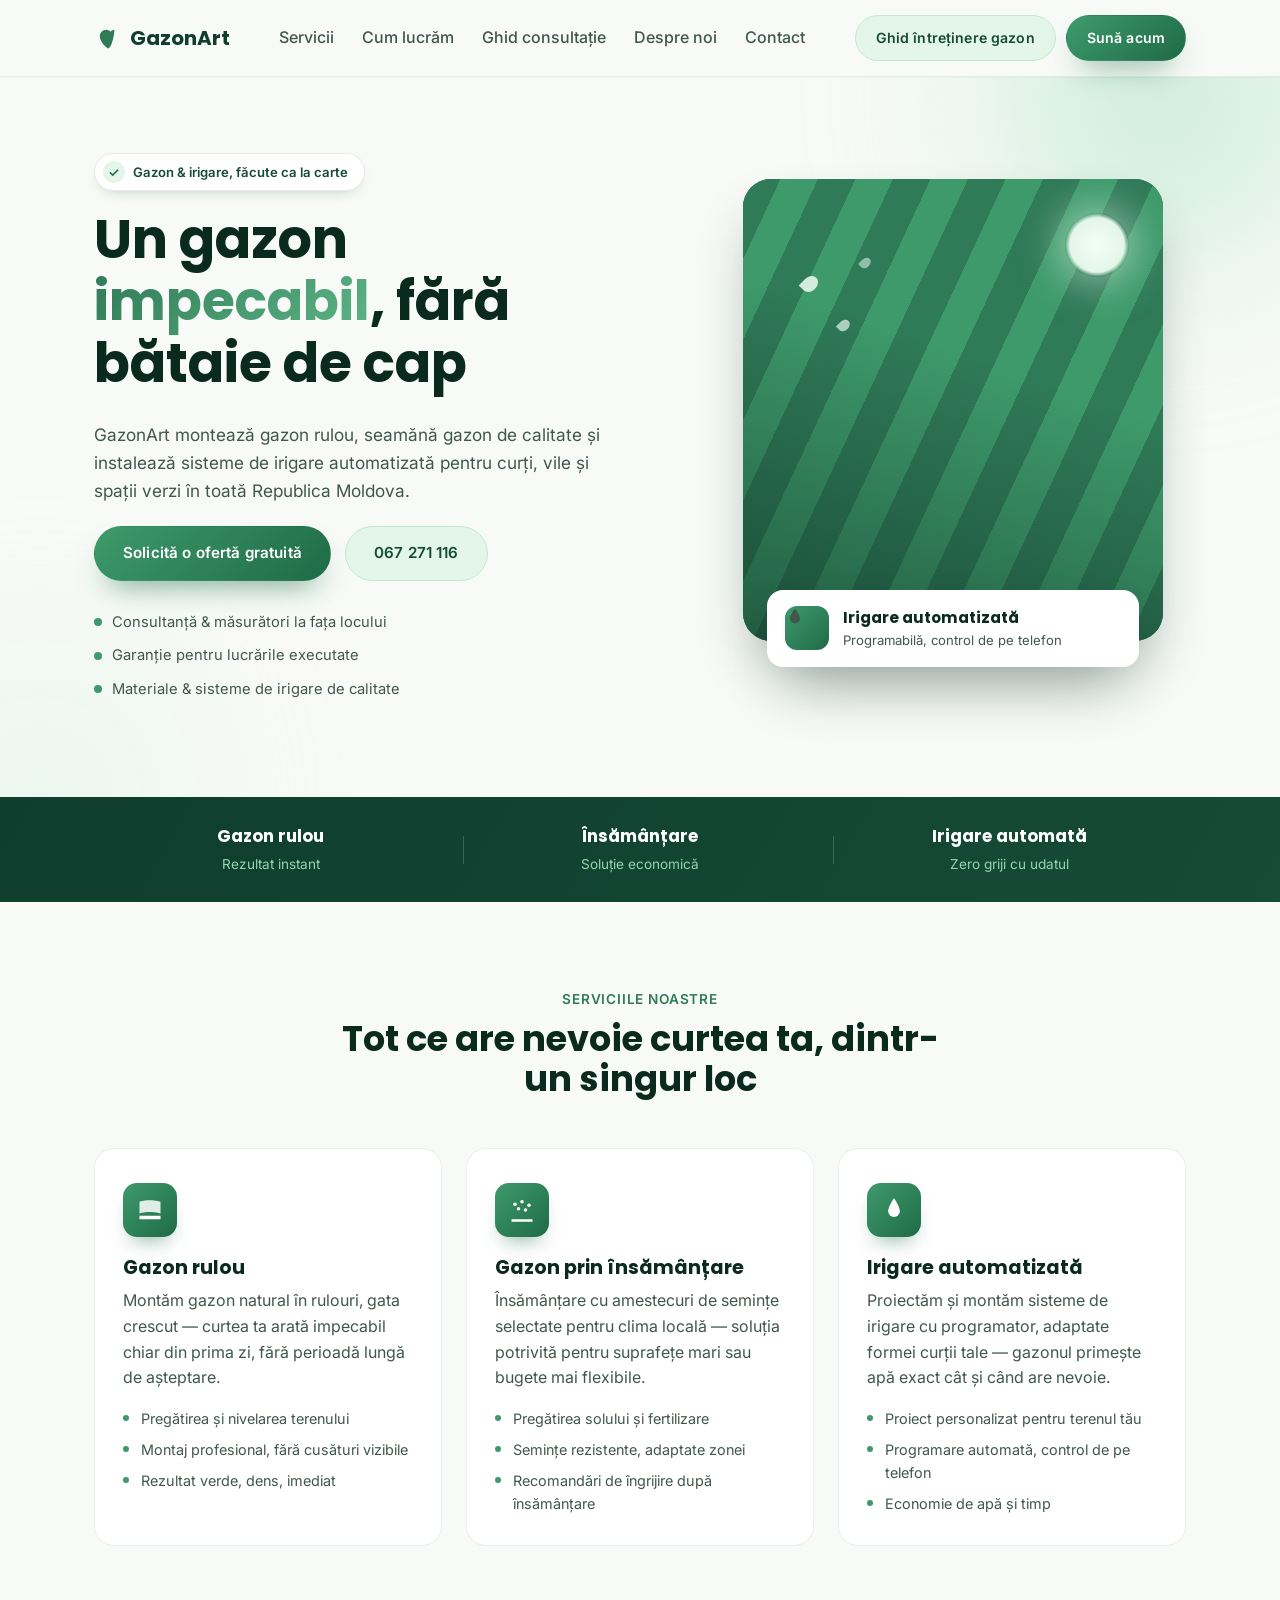
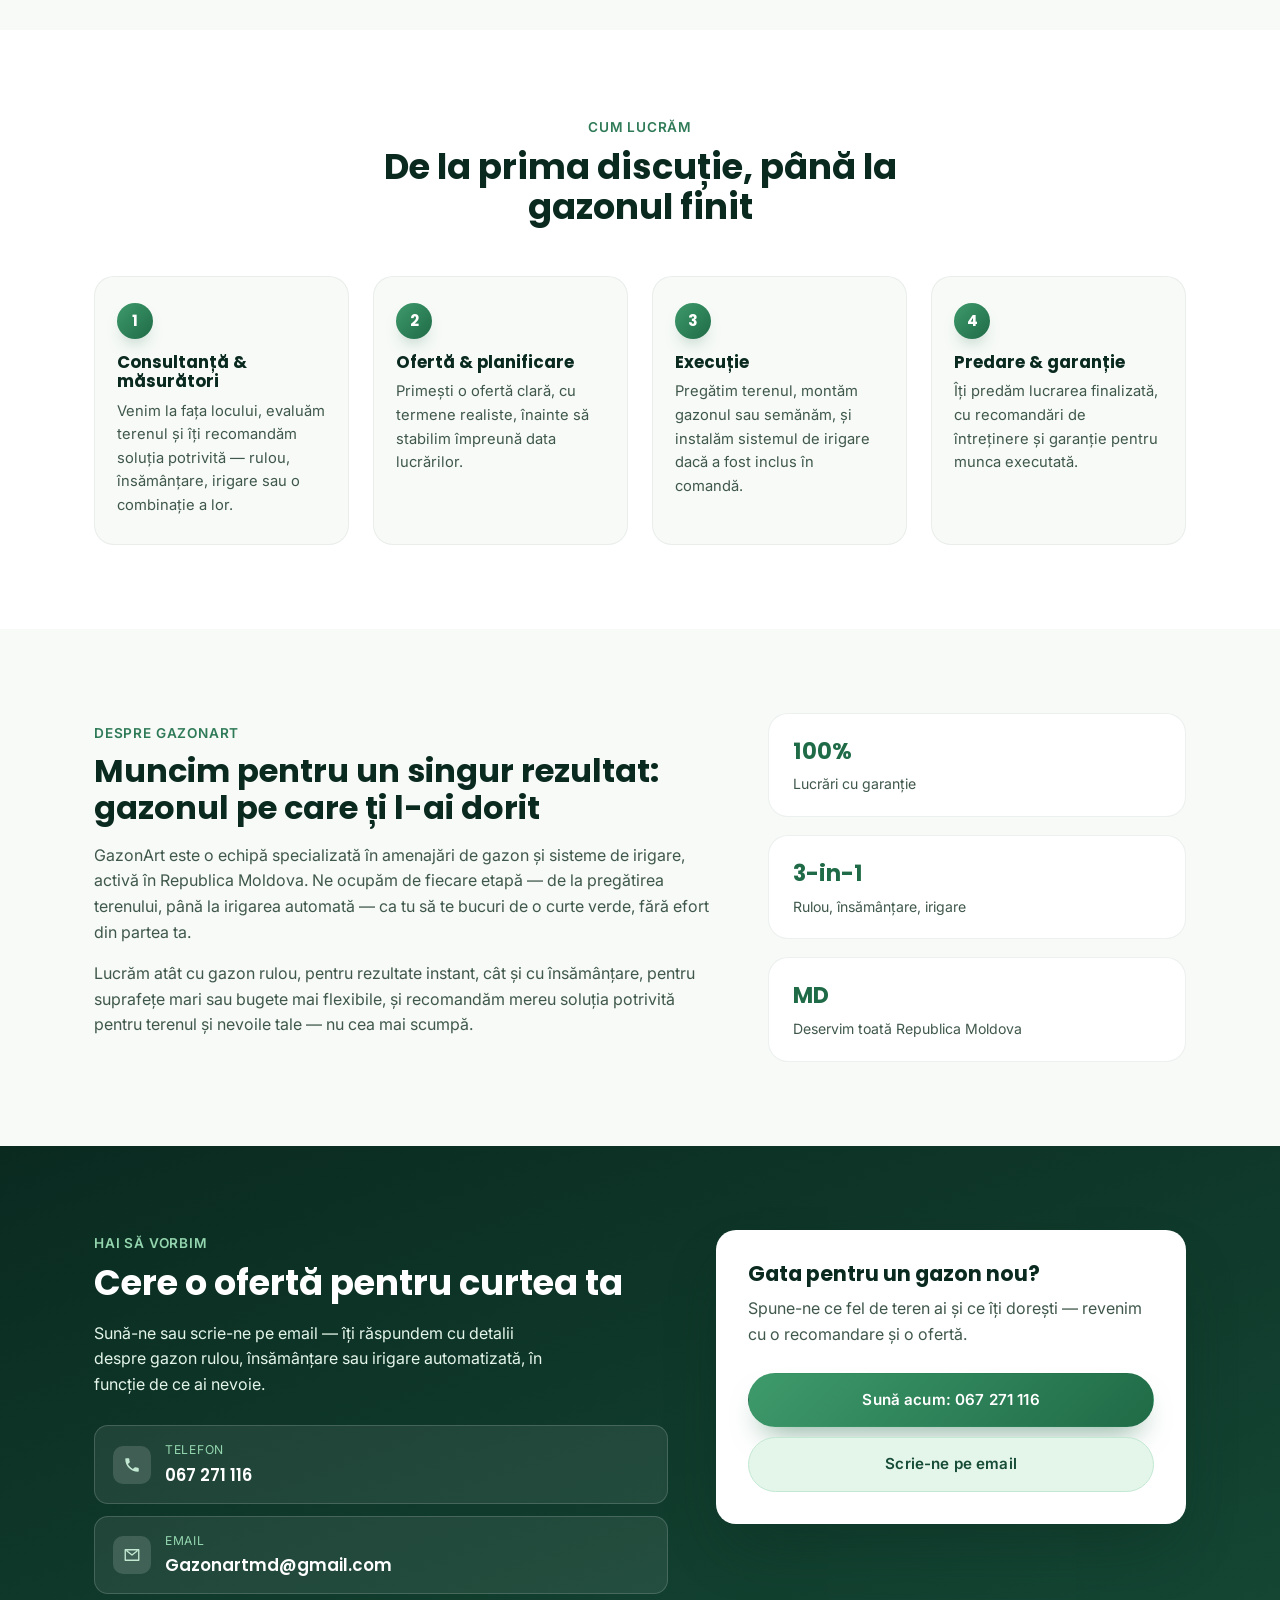
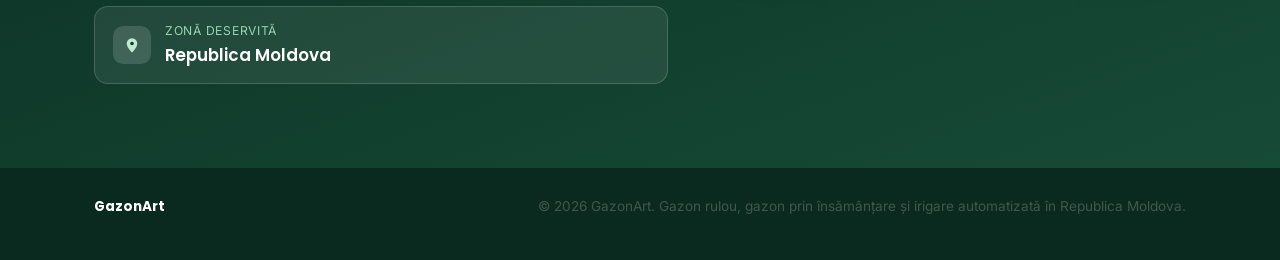
<file: index.html>
<!DOCTYPE html>
<html lang="ro">
<head>
<meta charset="UTF-8">
<meta name="viewport" content="width=device-width, initial-scale=1.0">
<title>GazonArt — Gazon rulou, însămânțare și irigare automatizată</title>
<meta name="description" content="GazonArt: montaj gazon rulou, gazon prin însămânțare și sisteme de irigare automatizată în Republica Moldova. Cerere ofertă rapidă.">
<link rel="preconnect" href="https://fonts.googleapis.com">
<link rel="preconnect" href="https://fonts.gstatic.com" crossorigin>
<link href="https://fonts.googleapis.com/css2?family=Poppins:wght@600;700;800&family=Inter:wght@400;500;600&display=swap" rel="stylesheet">
<link rel="stylesheet" href="style.css">
</head>
<body>

<header class="site-header" id="top">
  <div class="container header-inner">
    <a href="#top" class="logo">
      <span class="logo-mark" aria-hidden="true">
        <svg width="28" height="28" viewBox="0 0 24 24" fill="none" xmlns="http://www.w3.org/2000/svg">
          <path d="M12 21C12 21 5 16.5 5 10.5C5 7.46 7.46 5 10.5 5C11.93 5 13.24 5.6 14.16 6.56C15.08 5.6 16.39 5 17.5 5C17.5 9.5 15 21 12 21Z" fill="currentColor"/>
        </svg>
      </span>
      GazonArt
    </a>
    <nav class="nav" id="nav">
      <a href="#servicii">Servicii</a>
      <a href="#proces">Cum lucrăm</a>
      <a href="ghid-consultatie.html">Ghid consultație</a>
      <a href="#despre">Despre noi</a>
      <a href="#contact">Contact</a>
      <a href="ghid-intretinere.html" class="nav-mobile-extra">Ghid întreținere gazon</a>
    </nav>
    <div class="header-actions">
      <a href="ghid-intretinere.html" class="btn btn-ghost btn-header">Ghid întreținere gazon</a>
      <a href="tel:+37367271116" class="btn btn-primary btn-header">Sună acum</a>
    </div>
    <button class="nav-toggle" id="navToggle" aria-label="Deschide meniul" aria-expanded="false">
      <span></span><span></span><span></span>
    </button>
  </div>
</header>

<main>

  <section class="hero">
    <div class="container hero-inner">
      <div class="hero-copy">
        <span class="hero-badge"><span>✓</span>Gazon &amp; irigare, făcute ca la carte</span>
        <h1>Un gazon <em>impecabil</em>, fără bătaie de cap</h1>
        <p class="hero-lead">GazonArt montează gazon rulou, seamănă gazon de calitate și instalează sisteme de irigare automatizată pentru curți, vile și spații verzi în toată Republica Moldova.</p>
        <div class="hero-actions">
          <a href="#contact" class="btn btn-primary">Solicită o ofertă gratuită</a>
          <a href="tel:+37367271116" class="btn btn-ghost">067 271 116</a>
        </div>
        <ul class="hero-trust">
          <li>Consultanță &amp; măsurători la fața locului</li>
          <li>Garanție pentru lucrările executate</li>
          <li>Materiale &amp; sisteme de irigare de calitate</li>
        </ul>
      </div>
      <div class="hero-art" aria-hidden="true">
        <div class="hero-stack">
          <div class="hero-visual">
            <div class="lawn-pattern"></div>
            <div class="hero-sun"></div>
            <span class="hero-drop d1"></span>
            <span class="hero-drop d2"></span>
            <span class="hero-drop d3"></span>
          </div>
          <div class="floating-card">
            <span class="floating-icon">
              <svg viewBox="0 0 24 24" width="20" height="20" fill="none"><path d="M12 3C12 3 18 10.5 18 15A6 6 0 0 1 6 15C6 10.5 12 3 12 3Z" fill="currentColor"/></svg>
            </span>
            <div>
              <strong>Irigare automatizată</strong>
              <span>Programabilă, control de pe telefon</span>
            </div>
          </div>
        </div>
      </div>
    </div>
  </section>

  <section class="strip">
    <div class="container strip-inner">
      <div class="strip-item"><strong>Gazon rulou</strong><span>Rezultat instant</span></div>
      <div class="strip-item"><strong>Însămânțare</strong><span>Soluție economică</span></div>
      <div class="strip-item"><strong>Irigare automată</strong><span>Zero griji cu udatul</span></div>
    </div>
  </section>

  <section id="servicii" class="section">
    <div class="container">
      <div class="section-head">
        <p class="eyebrow">Serviciile noastre</p>
        <h2>Tot ce are nevoie curtea ta, dintr-un singur loc</h2>
      </div>
      <div class="cards">
        <article class="card">
          <div class="card-icon">
            <svg viewBox="0 0 48 48" width="28" height="28"><path d="M6 34 L42 34 L42 40 L6 40 Z" fill="currentColor"/><path d="M6 10 C 6 10 20 4 42 10 L42 30 C 20 24 6 30 6 30 Z" fill="currentColor" opacity="0.85"/></svg>
          </div>
          <h3>Gazon rulou</h3>
          <p>Montăm gazon natural în rulouri, gata crescut — curtea ta arată impecabil chiar din prima zi, fără perioadă lungă de așteptare.</p>
          <ul>
            <li>Pregătirea și nivelarea terenului</li>
            <li>Montaj profesional, fără cusături vizibile</li>
            <li>Rezultat verde, dens, imediat</li>
          </ul>
        </article>
        <article class="card">
          <div class="card-icon">
            <svg viewBox="0 0 48 48" width="28" height="28"><circle cx="12" cy="14" r="3" fill="currentColor"/><circle cx="24" cy="10" r="3" fill="currentColor"/><circle cx="36" cy="16" r="3" fill="currentColor"/><circle cx="18" cy="22" r="3" fill="currentColor"/><circle cx="30" cy="24" r="3" fill="currentColor"/><path d="M6 40 L42 40 L42 44 L6 44 Z" fill="currentColor"/></svg>
          </div>
          <h3>Gazon prin însămânțare</h3>
          <p>Însămânțare cu amestecuri de semințe selectate pentru clima locală — soluția potrivită pentru suprafețe mari sau bugete mai flexibile.</p>
          <ul>
            <li>Pregătirea solului și fertilizare</li>
            <li>Semințe rezistente, adaptate zonei</li>
            <li>Recomandări de îngrijire după însămânțare</li>
          </ul>
        </article>
        <article class="card">
          <div class="card-icon">
            <svg viewBox="0 0 48 48" width="28" height="28"><path d="M24 4 C24 4 34 18 34 26 A10 10 0 0 1 14 26 C14 18 24 4 24 4 Z" fill="currentColor"/></svg>
          </div>
          <h3>Irigare automatizată</h3>
          <p>Proiectăm și montăm sisteme de irigare cu programator, adaptate formei curții tale — gazonul primește apă exact cât și când are nevoie.</p>
          <ul>
            <li>Proiect personalizat pentru terenul tău</li>
            <li>Programare automată, control de pe telefon</li>
            <li>Economie de apă și timp</li>
          </ul>
        </article>
      </div>
    </div>
  </section>

  <section id="proces" class="section section-alt">
    <div class="container">
      <div class="section-head">
        <p class="eyebrow">Cum lucrăm</p>
        <h2>De la prima discuție, până la gazonul finit</h2>
      </div>
      <ol class="steps">
        <li>
          <span class="step-num">1</span>
          <h3>Consultanță &amp; măsurători</h3>
          <p>Venim la fața locului, evaluăm terenul și îți recomandăm soluția potrivită — rulou, însămânțare, irigare sau o combinație a lor.</p>
        </li>
        <li>
          <span class="step-num">2</span>
          <h3>Ofertă &amp; planificare</h3>
          <p>Primești o ofertă clară, cu termene realiste, înainte să stabilim împreună data lucrărilor.</p>
        </li>
        <li>
          <span class="step-num">3</span>
          <h3>Execuție</h3>
          <p>Pregătim terenul, montăm gazonul sau semănăm, și instalăm sistemul de irigare dacă a fost inclus în comandă.</p>
        </li>
        <li>
          <span class="step-num">4</span>
          <h3>Predare &amp; garanție</h3>
          <p>Îți predăm lucrarea finalizată, cu recomandări de întreținere și garanție pentru munca executată.</p>
        </li>
      </ol>
    </div>
  </section>

  <section id="despre" class="section about">
    <div class="container about-inner">
      <div>
        <p class="eyebrow">Despre GazonArt</p>
        <h2>Muncim pentru un singur rezultat: gazonul pe care ți l-ai dorit</h2>
        <p>GazonArt este o echipă specializată în amenajări de gazon și sisteme de irigare, activă în Republica Moldova. Ne ocupăm de fiecare etapă — de la pregătirea terenului, până la irigarea automată — ca tu să te bucuri de o curte verde, fără efort din partea ta.</p>
        <p>Lucrăm atât cu gazon rulou, pentru rezultate instant, cât și cu însămânțare, pentru suprafețe mari sau bugete mai flexibile, și recomandăm mereu soluția potrivită pentru terenul și nevoile tale — nu cea mai scumpă.</p>
      </div>
      <div class="about-stats">
        <div class="stat"><strong>100%</strong><span>Lucrări cu garanție</span></div>
        <div class="stat"><strong>3-in-1</strong><span>Rulou, însămânțare, irigare</span></div>
        <div class="stat"><strong>MD</strong><span>Deservim toată Republica Moldova</span></div>
      </div>
    </div>
  </section>

  <section id="contact" class="section section-dark">
    <div class="container contact-inner">
      <div>
        <p class="eyebrow eyebrow-light">Hai să vorbim</p>
        <h2>Cere o ofertă pentru curtea ta</h2>
        <p class="contact-lead">Sună-ne sau scrie-ne pe email — îți răspundem cu detalii despre gazon rulou, însămânțare sau irigare automatizată, în funcție de ce ai nevoie.</p>
        <div class="contact-methods">
          <a href="tel:+37367271116" class="contact-method">
            <span class="contact-method-icon">
              <svg viewBox="0 0 24 24" width="18" height="18" fill="none"><path d="M6.6 10.8c1.4 2.8 3.8 5.1 6.6 6.6l2.2-2.2c.3-.3.7-.4 1-.2 1.1.4 2.3.6 3.6.6.6 0 1 .4 1 1V20c0 .6-.4 1-1 1C10.6 21 3 13.4 3 4c0-.6.4-1 1-1h3.4c.6 0 1 .4 1 1 0 1.3.2 2.5.6 3.6.1.4 0 .8-.2 1L6.6 10.8Z" fill="currentColor"/></svg>
            </span>
            <span class="contact-method-text">
              <span class="contact-label">Telefon</span>
              <span class="contact-value">067 271 116</span>
            </span>
          </a>
          <a href="mailto:Gazonartmd@gmail.com" class="contact-method">
            <span class="contact-method-icon">
              <svg viewBox="0 0 24 24" width="18" height="18" fill="none"><path d="M3 5h18v14H3V5Zm2.2 1.6L12 12l6.8-5.4" stroke="currentColor" stroke-width="1.8" stroke-linecap="round" stroke-linejoin="round" fill="none"/></svg>
            </span>
            <span class="contact-method-text">
              <span class="contact-label">Email</span>
              <span class="contact-value">Gazonartmd@gmail.com</span>
            </span>
          </a>
          <div class="contact-method contact-method-static">
            <span class="contact-method-icon">
              <svg viewBox="0 0 24 24" width="18" height="18" fill="none"><path d="M12 22s7-6.5 7-12a7 7 0 1 0-14 0c0 5.5 7 12 7 12Z" fill="currentColor"/><circle cx="12" cy="10" r="2.4" fill="#0F3D2E"/></svg>
            </span>
            <span class="contact-method-text">
              <span class="contact-label">Zonă deservită</span>
              <span class="contact-value">Republica Moldova</span>
            </span>
          </div>
        </div>
      </div>
      <div class="contact-cta-card">
        <h3>Gata pentru un gazon nou?</h3>
        <p>Spune-ne ce fel de teren ai și ce îți dorești — revenim cu o recomandare și o ofertă.</p>
        <a href="tel:+37367271116" class="btn btn-primary btn-block">Sună acum: 067 271 116</a>
        <a href="mailto:Gazonartmd@gmail.com" class="btn btn-outline btn-block">Scrie-ne pe email</a>
      </div>
    </div>
  </section>

</main>

<footer class="site-footer">
  <div class="container footer-inner">
    <div class="footer-brand">GazonArt</div>
    <p>&copy; <span id="year"></span> GazonArt. Gazon rulou, gazon prin însămânțare și irigare automatizată în Republica Moldova.</p>
  </div>
</footer>

<script src="script.js"></script>
</body>
</html>
</file>
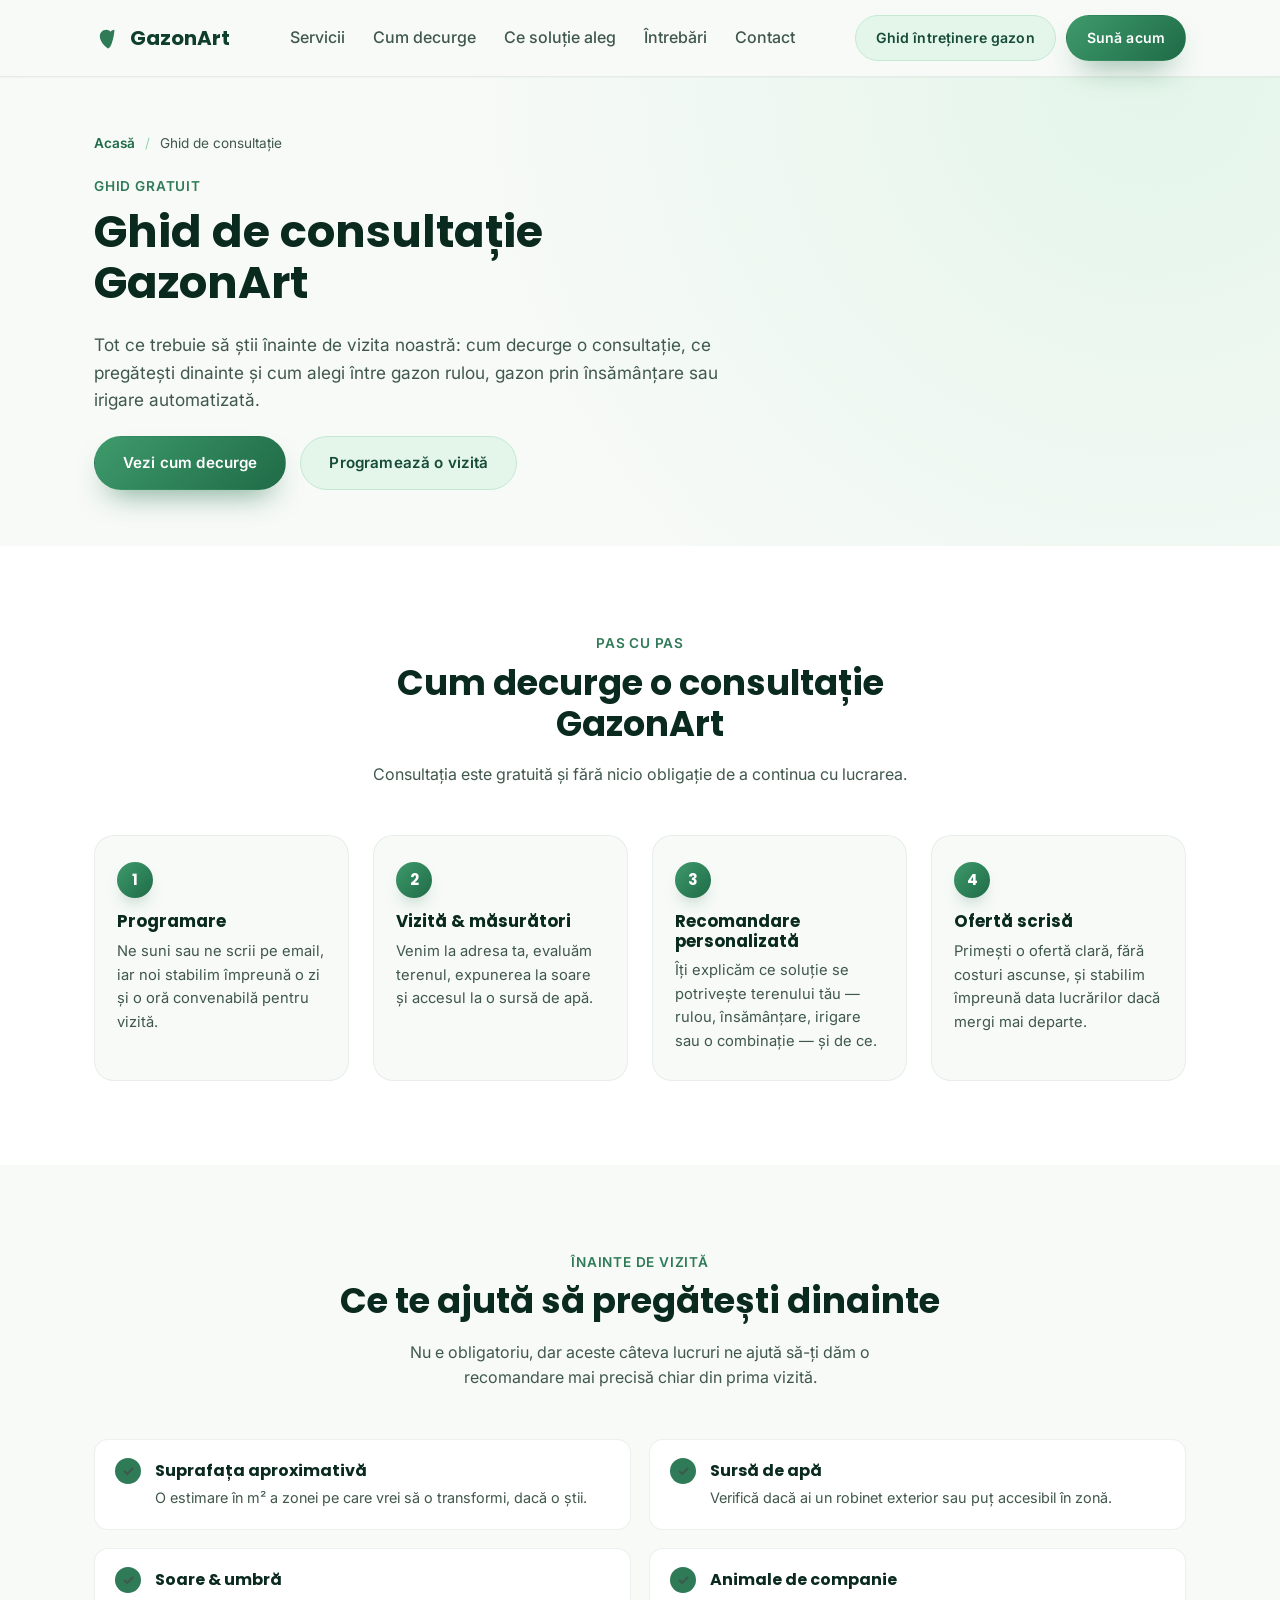
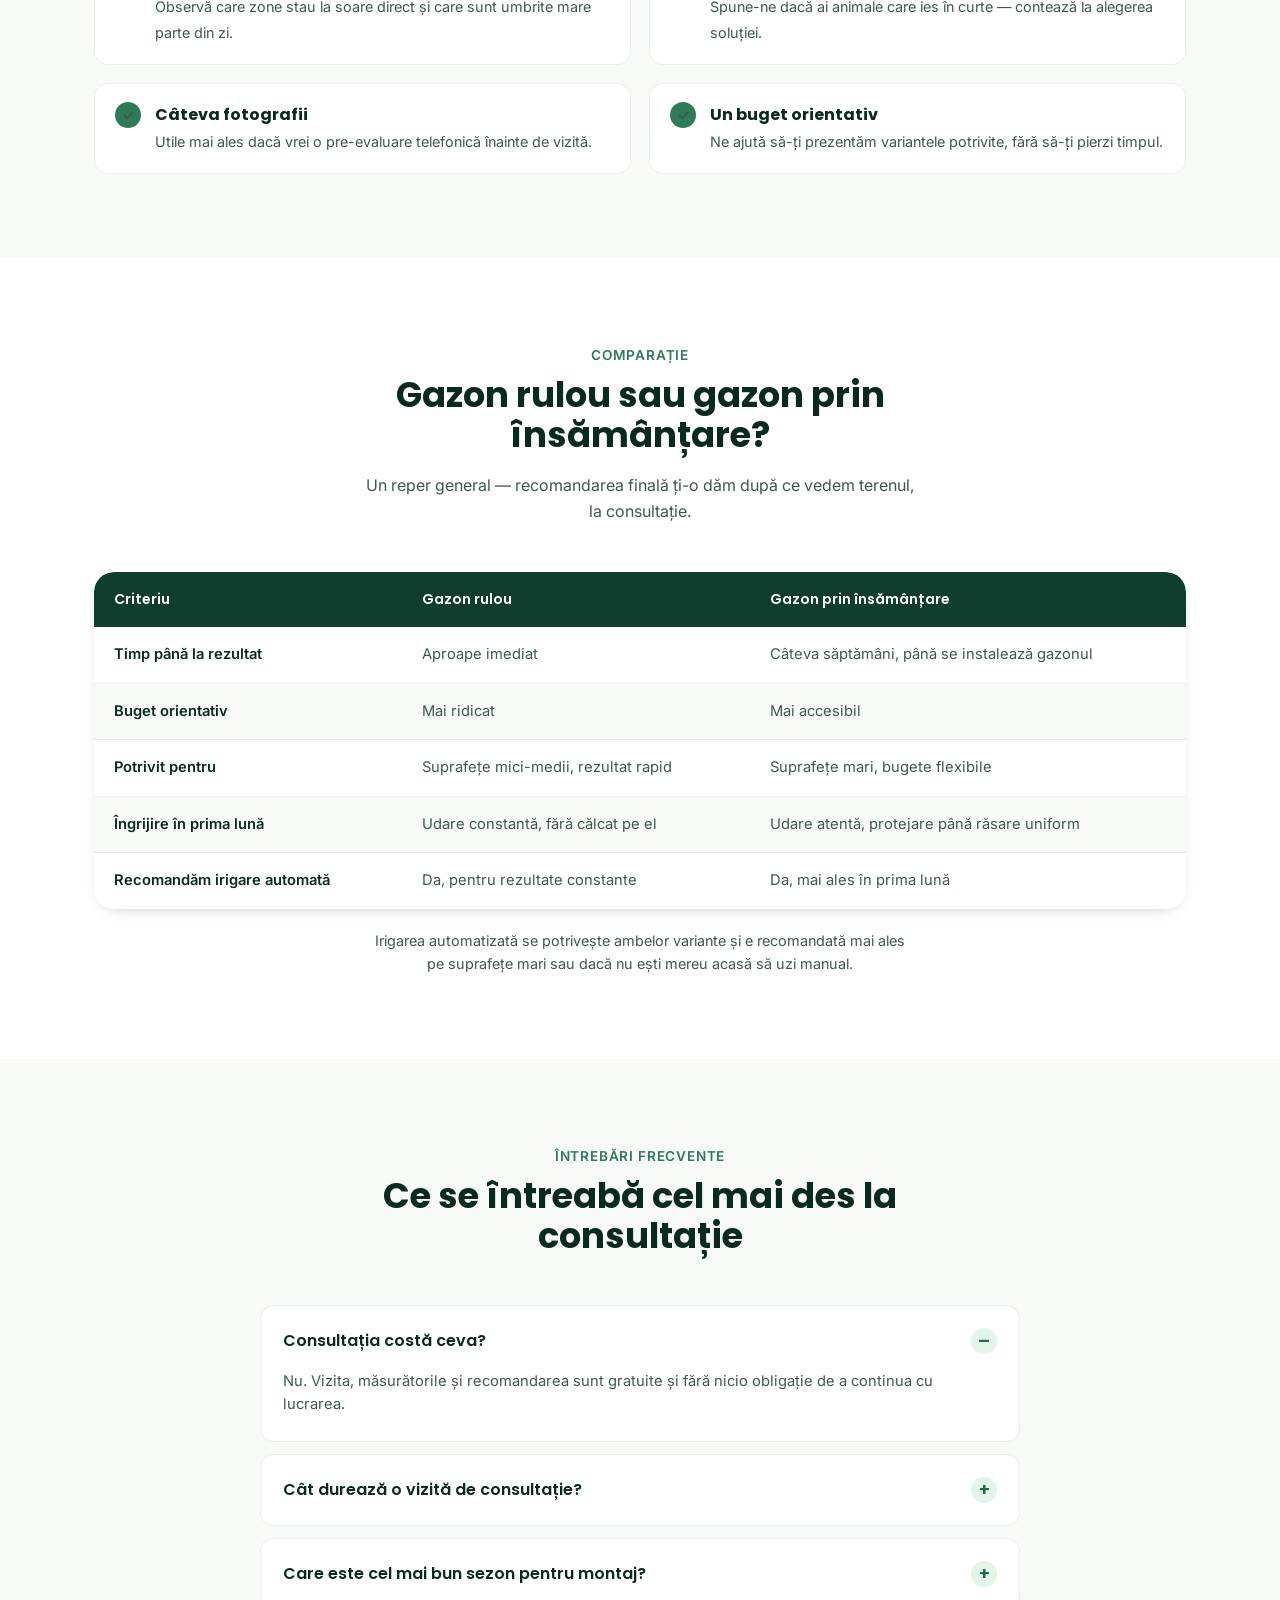
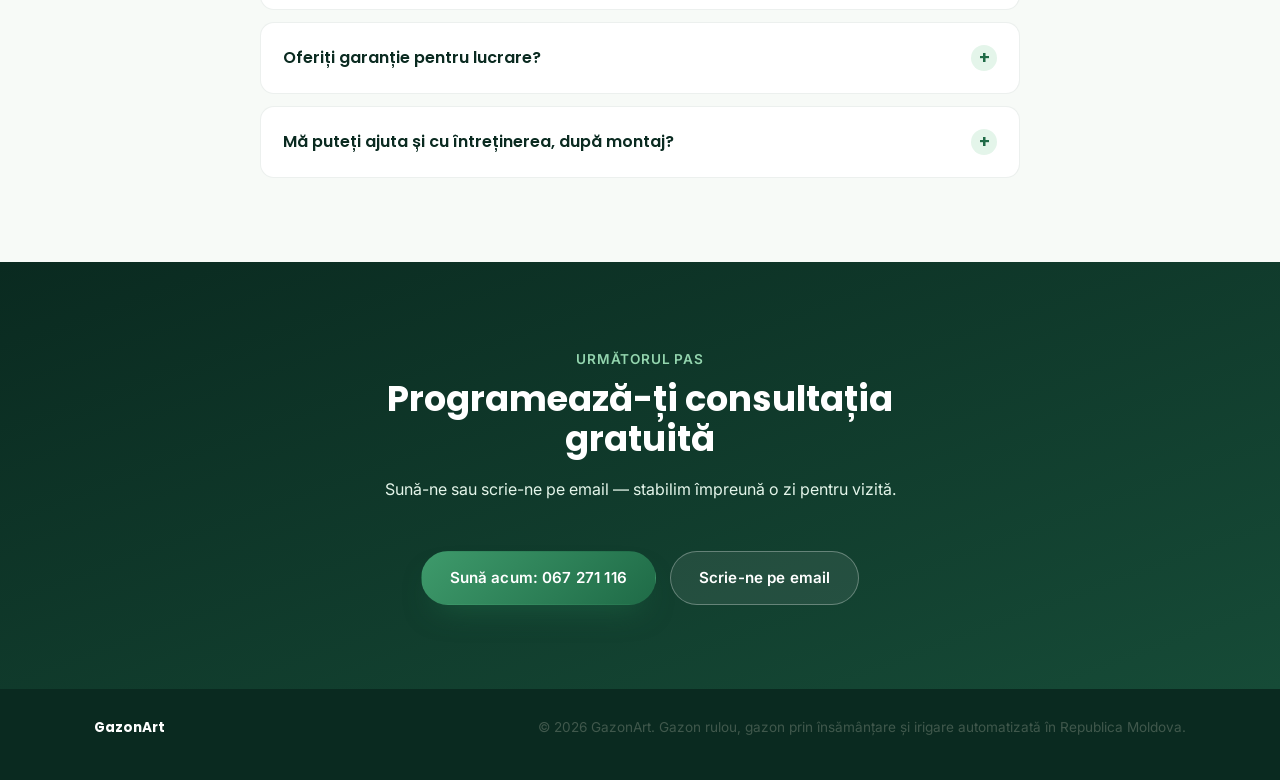
<file: ghid-consultatie.html>
<!DOCTYPE html>
<html lang="ro">
<head>
<meta charset="UTF-8">
<meta name="viewport" content="width=device-width, initial-scale=1.0">
<title>Ghid de consultație — GazonArt</title>
<meta name="description" content="Ghid gratuit GazonArt: cum decurge o consultație, ce pregătești înainte de vizită și cum alegi între gazon rulou, gazon prin însămânțare și irigare automatizată.">
<link rel="preconnect" href="https://fonts.googleapis.com">
<link rel="preconnect" href="https://fonts.gstatic.com" crossorigin>
<link href="https://fonts.googleapis.com/css2?family=Poppins:wght@600;700;800&family=Inter:wght@400;500;600&display=swap" rel="stylesheet">
<link rel="stylesheet" href="style.css">
</head>
<body>

<header class="site-header" id="top">
  <div class="container header-inner">
    <a href="index.html" class="logo">
      <span class="logo-mark" aria-hidden="true">
        <svg width="28" height="28" viewBox="0 0 24 24" fill="none" xmlns="http://www.w3.org/2000/svg">
          <path d="M12 21C12 21 5 16.5 5 10.5C5 7.46 7.46 5 10.5 5C11.93 5 13.24 5.6 14.16 6.56C15.08 5.6 16.39 5 17.5 5C17.5 9.5 15 21 12 21Z" fill="currentColor"/>
        </svg>
      </span>
      GazonArt
    </a>
    <nav class="nav" id="nav">
      <a href="index.html#servicii">Servicii</a>
      <a href="#pasi">Cum decurge</a>
      <a href="#alegere">Ce soluție aleg</a>
      <a href="#faq">Întrebări</a>
      <a href="index.html#contact">Contact</a>
      <a href="ghid-intretinere.html" class="nav-mobile-extra">Ghid întreținere gazon</a>
    </nav>
    <div class="header-actions">
      <a href="ghid-intretinere.html" class="btn btn-ghost btn-header">Ghid întreținere gazon</a>
      <a href="tel:+37367271116" class="btn btn-primary btn-header">Sună acum</a>
    </div>
    <button class="nav-toggle" id="navToggle" aria-label="Deschide meniul" aria-expanded="false">
      <span></span><span></span><span></span>
    </button>
  </div>
</header>

<main>

  <section class="section guide-hero">
    <div class="container">
      <p class="breadcrumb"><a href="index.html">Acasă</a> <span>/</span> Ghid de consultație</p>
      <p class="eyebrow">Ghid gratuit</p>
      <h1>Ghid de consultație GazonArt</h1>
      <p class="hero-lead">Tot ce trebuie să știi înainte de vizita noastră: cum decurge o consultație, ce pregătești dinainte și cum alegi între gazon rulou, gazon prin însămânțare sau irigare automatizată.</p>
      <div class="hero-actions">
        <a href="#pasi" class="btn btn-primary">Vezi cum decurge</a>
        <a href="index.html#contact" class="btn btn-ghost">Programează o vizită</a>
      </div>
    </div>
  </section>

  <section id="pasi" class="section section-alt">
    <div class="container">
      <div class="section-head">
        <p class="eyebrow">Pas cu pas</p>
        <h2>Cum decurge o consultație GazonArt</h2>
        <p>Consultația este gratuită și fără nicio obligație de a continua cu lucrarea.</p>
      </div>
      <ol class="steps">
        <li>
          <span class="step-num">1</span>
          <h3>Programare</h3>
          <p>Ne suni sau ne scrii pe email, iar noi stabilim împreună o zi și o oră convenabilă pentru vizită.</p>
        </li>
        <li>
          <span class="step-num">2</span>
          <h3>Vizită &amp; măsurători</h3>
          <p>Venim la adresa ta, evaluăm terenul, expunerea la soare și accesul la o sursă de apă.</p>
        </li>
        <li>
          <span class="step-num">3</span>
          <h3>Recomandare personalizată</h3>
          <p>Îți explicăm ce soluție se potrivește terenului tău — rulou, însămânțare, irigare sau o combinație — și de ce.</p>
        </li>
        <li>
          <span class="step-num">4</span>
          <h3>Ofertă scrisă</h3>
          <p>Primești o ofertă clară, fără costuri ascunse, și stabilim împreună data lucrărilor dacă mergi mai departe.</p>
        </li>
      </ol>
    </div>
  </section>

  <section class="section">
    <div class="container">
      <div class="section-head">
        <p class="eyebrow">Înainte de vizită</p>
        <h2>Ce te ajută să pregătești dinainte</h2>
        <p>Nu e obligatoriu, dar aceste câteva lucruri ne ajută să-ți dăm o recomandare mai precisă chiar din prima vizită.</p>
      </div>
      <ul class="checklist-grid">
        <li class="checklist-item">
          <span class="check-icon">✓</span>
          <div>
            <strong>Suprafața aproximativă</strong>
            <span>O estimare în m² a zonei pe care vrei să o transformi, dacă o știi.</span>
          </div>
        </li>
        <li class="checklist-item">
          <span class="check-icon">✓</span>
          <div>
            <strong>Sursă de apă</strong>
            <span>Verifică dacă ai un robinet exterior sau puț accesibil în zonă.</span>
          </div>
        </li>
        <li class="checklist-item">
          <span class="check-icon">✓</span>
          <div>
            <strong>Soare &amp; umbră</strong>
            <span>Observă care zone stau la soare direct și care sunt umbrite mare parte din zi.</span>
          </div>
        </li>
        <li class="checklist-item">
          <span class="check-icon">✓</span>
          <div>
            <strong>Animale de companie</strong>
            <span>Spune-ne dacă ai animale care ies în curte — contează la alegerea soluției.</span>
          </div>
        </li>
        <li class="checklist-item">
          <span class="check-icon">✓</span>
          <div>
            <strong>Câteva fotografii</strong>
            <span>Utile mai ales dacă vrei o pre-evaluare telefonică înainte de vizită.</span>
          </div>
        </li>
        <li class="checklist-item">
          <span class="check-icon">✓</span>
          <div>
            <strong>Un buget orientativ</strong>
            <span>Ne ajută să-ți prezentăm variantele potrivite, fără să-ți pierzi timpul.</span>
          </div>
        </li>
      </ul>
    </div>
  </section>

  <section id="alegere" class="section section-alt">
    <div class="container">
      <div class="section-head">
        <p class="eyebrow">Comparație</p>
        <h2>Gazon rulou sau gazon prin însămânțare?</h2>
        <p>Un reper general — recomandarea finală ți-o dăm după ce vedem terenul, la consultație.</p>
      </div>
      <div class="table-wrap">
        <table class="compare-table">
          <thead>
            <tr>
              <th>Criteriu</th>
              <th>Gazon rulou</th>
              <th>Gazon prin însămânțare</th>
            </tr>
          </thead>
          <tbody>
            <tr>
              <td>Timp până la rezultat</td>
              <td>Aproape imediat</td>
              <td>Câteva săptămâni, până se instalează gazonul</td>
            </tr>
            <tr>
              <td>Buget orientativ</td>
              <td>Mai ridicat</td>
              <td>Mai accesibil</td>
            </tr>
            <tr>
              <td>Potrivit pentru</td>
              <td>Suprafețe mici-medii, rezultat rapid</td>
              <td>Suprafețe mari, bugete flexibile</td>
            </tr>
            <tr>
              <td>Îngrijire în prima lună</td>
              <td>Udare constantă, fără călcat pe el</td>
              <td>Udare atentă, protejare până răsare uniform</td>
            </tr>
            <tr>
              <td>Recomandăm irigare automată</td>
              <td>Da, pentru rezultate constante</td>
              <td>Da, mai ales în prima lună</td>
            </tr>
          </tbody>
        </table>
      </div>
      <p class="table-note">Irigarea automatizată se potrivește ambelor variante și e recomandată mai ales pe suprafețe mari sau dacă nu ești mereu acasă să uzi manual.</p>
    </div>
  </section>

  <section id="faq" class="section">
    <div class="container">
      <div class="section-head">
        <p class="eyebrow">Întrebări frecvente</p>
        <h2>Ce se întreabă cel mai des la consultație</h2>
      </div>
      <div class="faq-list">
        <details class="faq-item" open>
          <summary>Consultația costă ceva?</summary>
          <p>Nu. Vizita, măsurătorile și recomandarea sunt gratuite și fără nicio obligație de a continua cu lucrarea.</p>
        </details>
        <details class="faq-item">
          <summary>Cât durează o vizită de consultație?</summary>
          <p>De regulă între 30 și 45 de minute, în funcție de mărimea și complexitatea curții.</p>
        </details>
        <details class="faq-item">
          <summary>Care este cel mai bun sezon pentru montaj?</summary>
          <p>Primăvara și toamna sunt de obicei cele mai indicate, dar la consultație îți spunem exact ce recomandăm pentru situația ta.</p>
        </details>
        <details class="faq-item">
          <summary>Oferiți garanție pentru lucrare?</summary>
          <p>Da, toate lucrările executate de GazonArt vin cu garanție.</p>
        </details>
        <details class="faq-item">
          <summary>Mă puteți ajuta și cu întreținerea, după montaj?</summary>
          <p>Da — la finalul lucrării primești recomandări clare de îngrijire, iar dacă vrei, putem discuta și despre irigare automatizată pentru întreținere fără efort.</p>
        </details>
      </div>
    </div>
  </section>

  <section class="section section-dark">
    <div class="container">
      <div class="section-head">
        <p class="eyebrow eyebrow-light">Următorul pas</p>
        <h2>Programează-ți consultația gratuită</h2>
        <p class="contact-lead" style="margin: 0 auto 28px;">Sună-ne sau scrie-ne pe email — stabilim împreună o zi pentru vizită.</p>
      </div>
      <div class="guide-cta-actions">
        <a href="tel:+37367271116" class="btn btn-primary">Sună acum: 067 271 116</a>
        <a href="mailto:Gazonartmd@gmail.com" class="btn btn-outline">Scrie-ne pe email</a>
      </div>
    </div>
  </section>

</main>

<footer class="site-footer">
  <div class="container footer-inner">
    <div class="footer-brand">GazonArt</div>
    <p>&copy; <span id="year"></span> GazonArt. Gazon rulou, gazon prin însămânțare și irigare automatizată în Republica Moldova.</p>
  </div>
</footer>

<script src="script.js"></script>
</body>
</html>
</file>
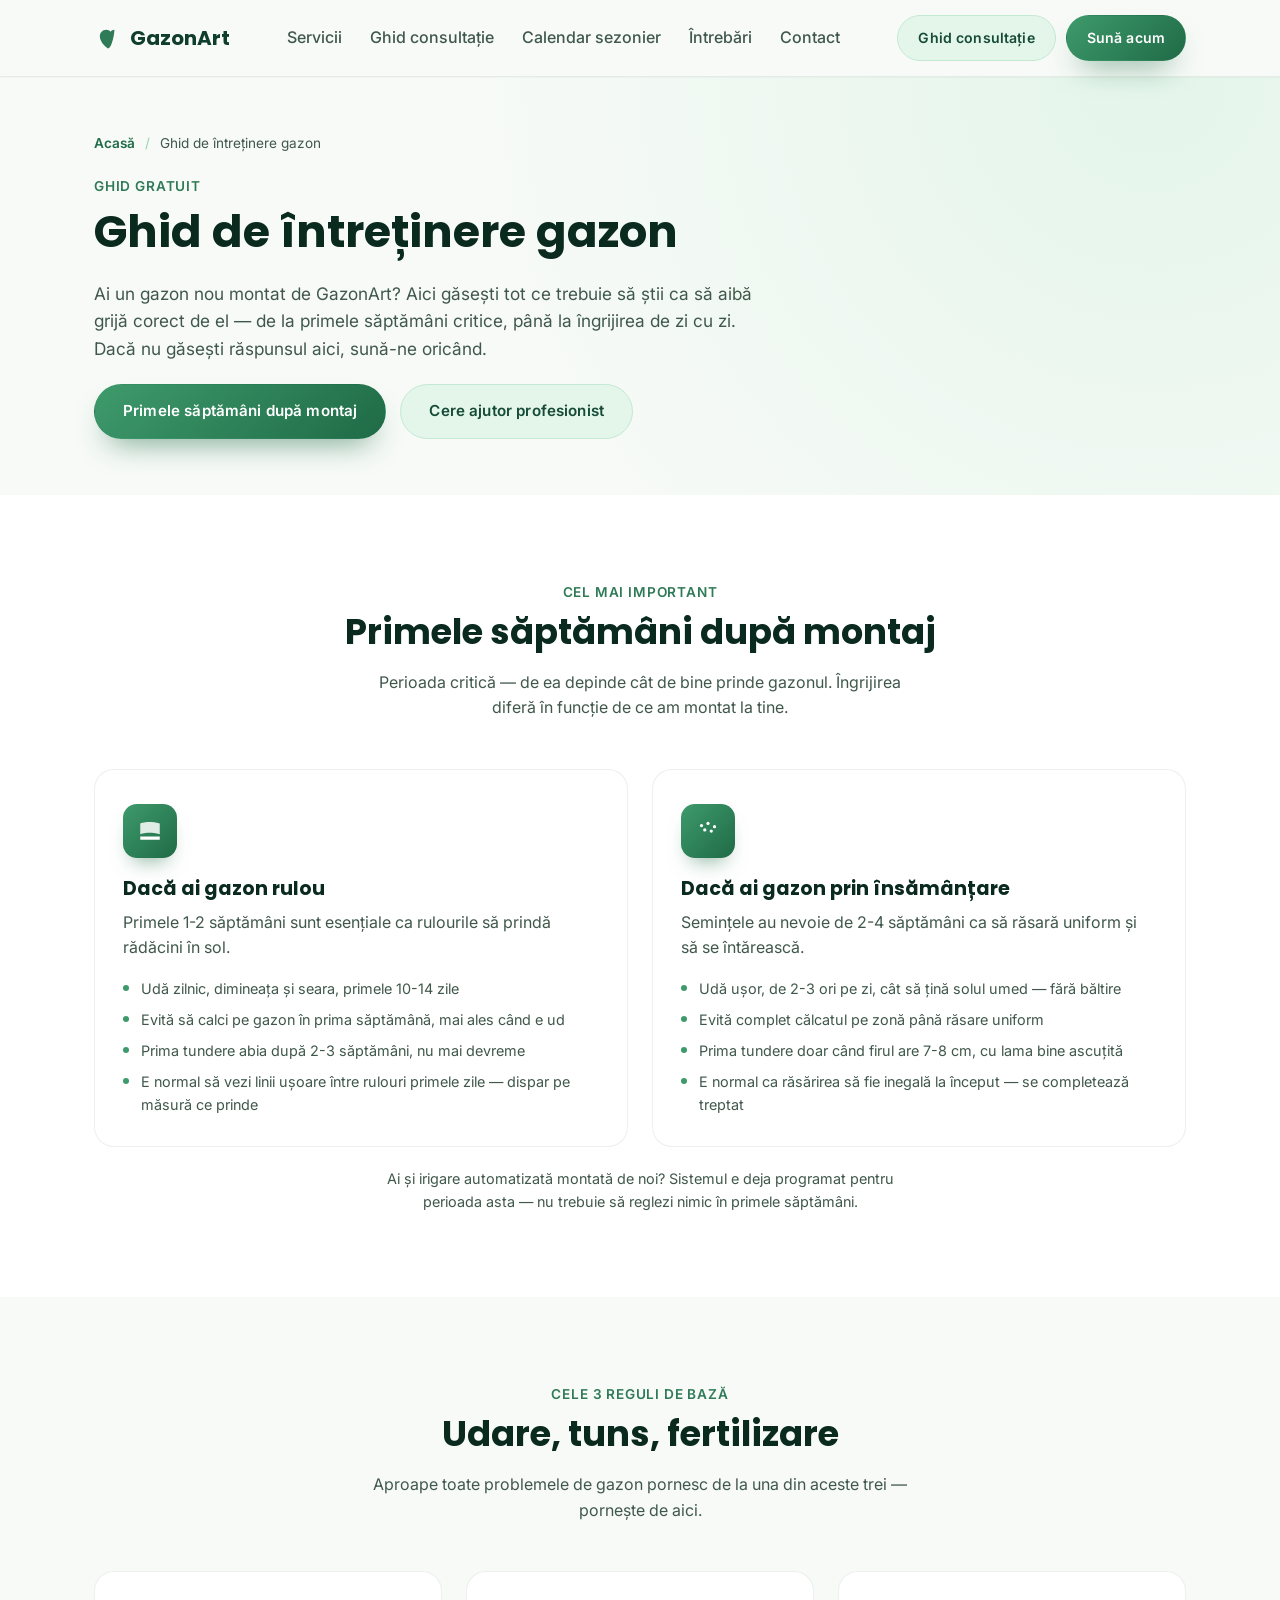
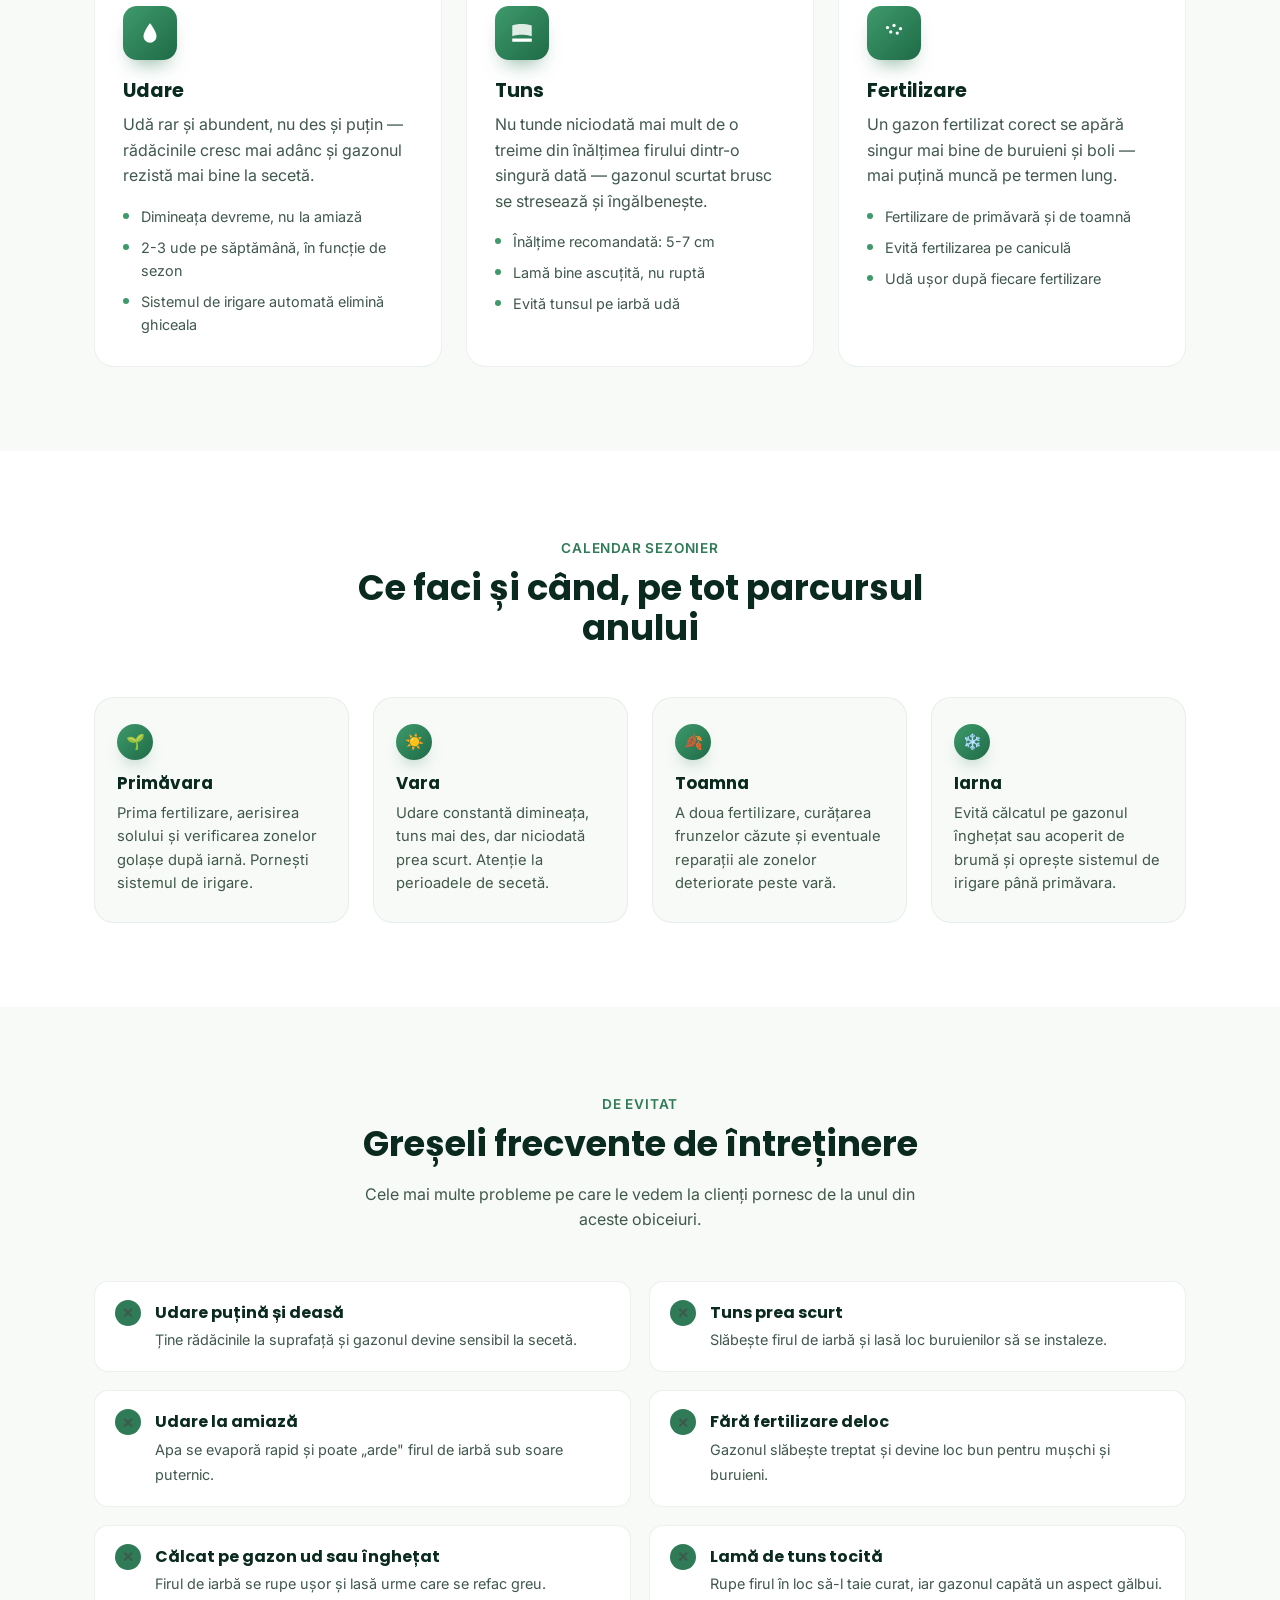
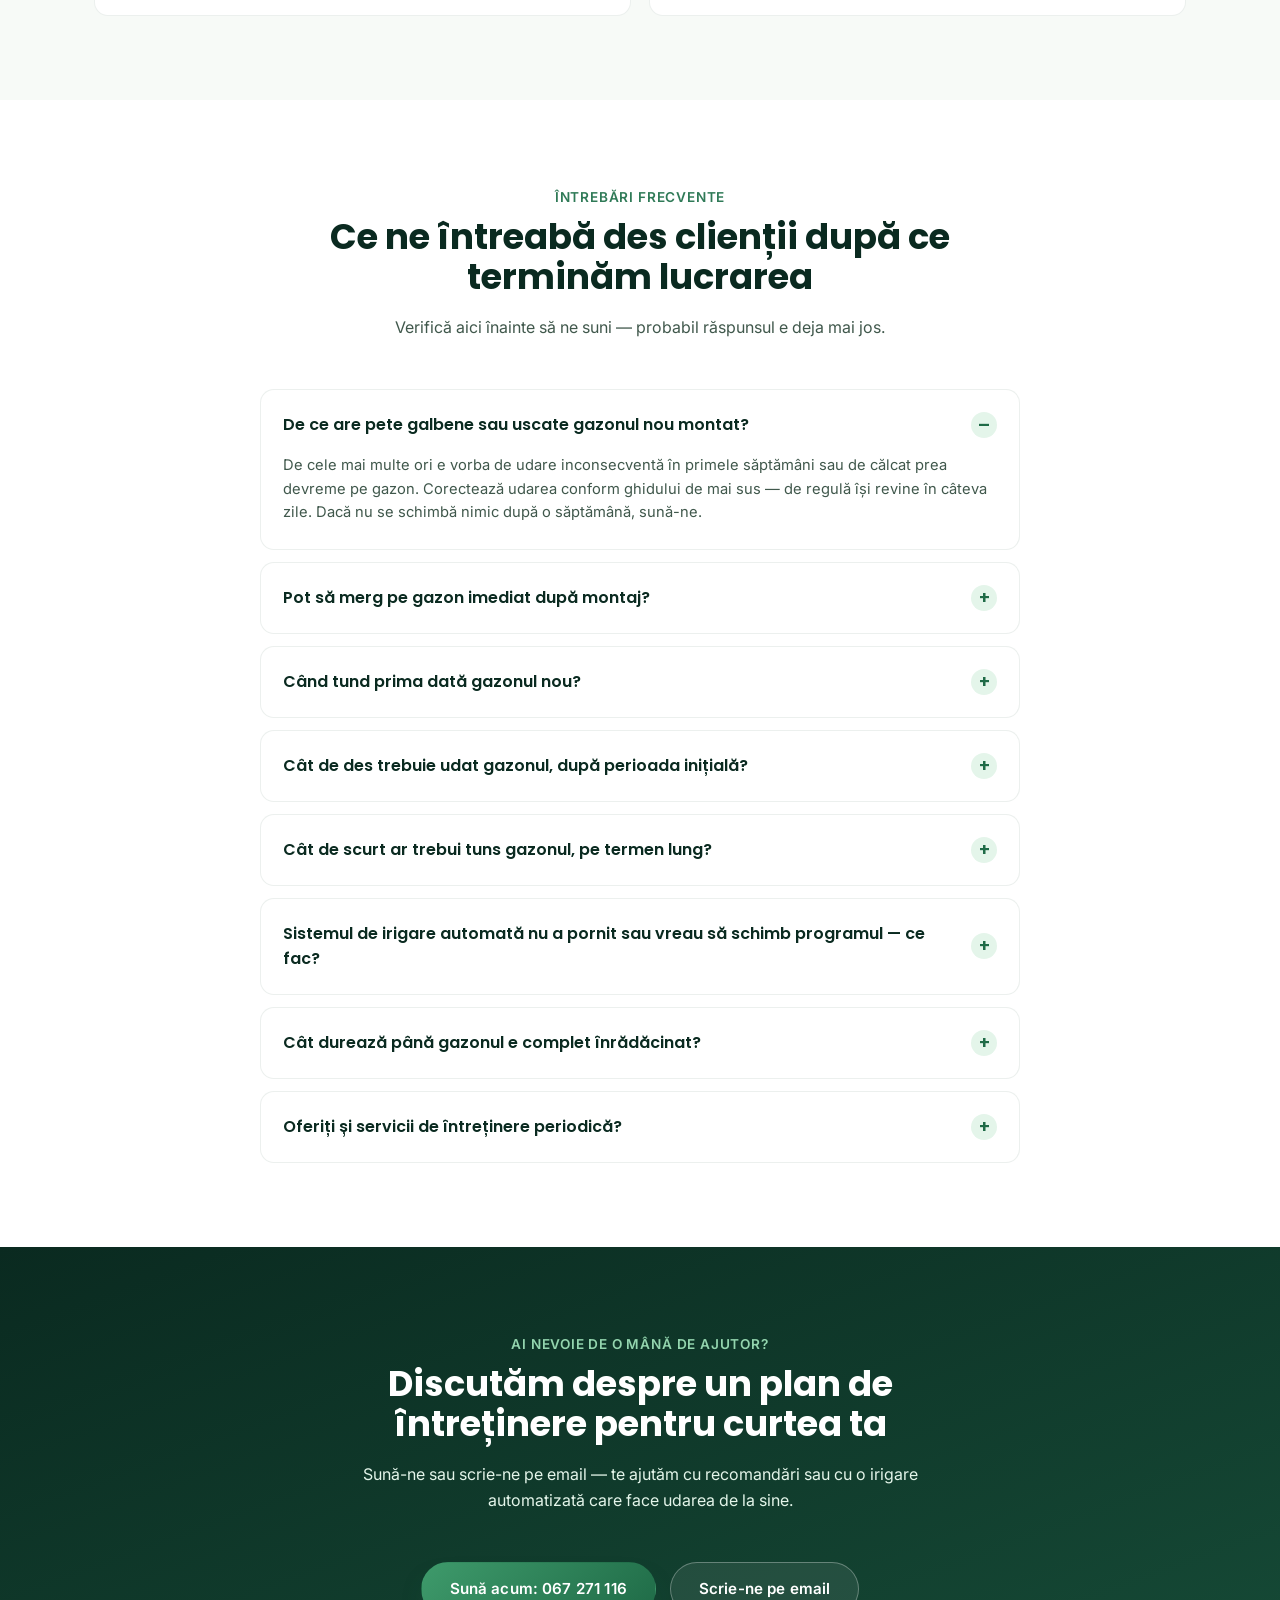
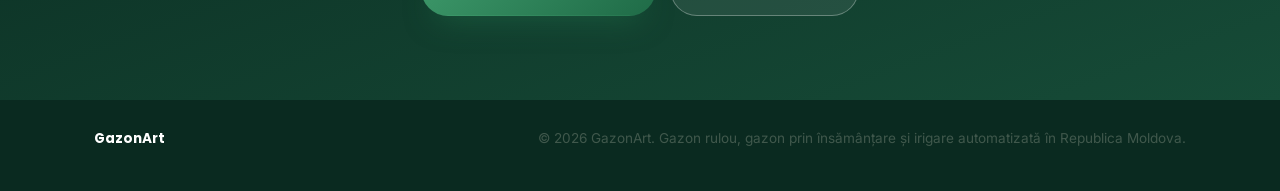
<file: ghid-intretinere.html>
<!DOCTYPE html>
<html lang="ro">
<head>
<meta charset="UTF-8">
<meta name="viewport" content="width=device-width, initial-scale=1.0">
<title>Ghid de întreținere gazon — GazonArt</title>
<meta name="description" content="Ghid gratuit GazonArt: cum ai grijă de gazon pe tot parcursul anului — udare, tuns, fertilizare, calendar sezonier și greșeli frecvente de evitat.">
<link rel="preconnect" href="https://fonts.googleapis.com">
<link rel="preconnect" href="https://fonts.gstatic.com" crossorigin>
<link href="https://fonts.googleapis.com/css2?family=Poppins:wght@600;700;800&family=Inter:wght@400;500;600&display=swap" rel="stylesheet">
<link rel="stylesheet" href="style.css">
</head>
<body>

<header class="site-header" id="top">
  <div class="container header-inner">
    <a href="index.html" class="logo">
      <span class="logo-mark" aria-hidden="true">
        <svg width="28" height="28" viewBox="0 0 24 24" fill="none" xmlns="http://www.w3.org/2000/svg">
          <path d="M12 21C12 21 5 16.5 5 10.5C5 7.46 7.46 5 10.5 5C11.93 5 13.24 5.6 14.16 6.56C15.08 5.6 16.39 5 17.5 5C17.5 9.5 15 21 12 21Z" fill="currentColor"/>
        </svg>
      </span>
      GazonArt
    </a>
    <nav class="nav" id="nav">
      <a href="index.html#servicii">Servicii</a>
      <a href="ghid-consultatie.html">Ghid consultație</a>
      <a href="#calendar">Calendar sezonier</a>
      <a href="#faq">Întrebări</a>
      <a href="index.html#contact">Contact</a>
      <a href="ghid-consultatie.html" class="nav-mobile-extra">Ghid consultație</a>
    </nav>
    <div class="header-actions">
      <a href="ghid-consultatie.html" class="btn btn-ghost btn-header">Ghid consultație</a>
      <a href="tel:+37367271116" class="btn btn-primary btn-header">Sună acum</a>
    </div>
    <button class="nav-toggle" id="navToggle" aria-label="Deschide meniul" aria-expanded="false">
      <span></span><span></span><span></span>
    </button>
  </div>
</header>

<main>

  <section class="section guide-hero">
    <div class="container">
      <p class="breadcrumb"><a href="index.html">Acasă</a> <span>/</span> Ghid de întreținere gazon</p>
      <p class="eyebrow">Ghid gratuit</p>
      <h1>Ghid de întreținere gazon</h1>
      <p class="hero-lead">Ai un gazon nou montat de GazonArt? Aici găsești tot ce trebuie să știi ca să aibă grijă corect de el — de la primele săptămâni critice, până la îngrijirea de zi cu zi. Dacă nu găsești răspunsul aici, sună-ne oricând.</p>
      <div class="hero-actions">
        <a href="#primele-saptamani" class="btn btn-primary">Primele săptămâni după montaj</a>
        <a href="index.html#contact" class="btn btn-ghost">Cere ajutor profesionist</a>
      </div>
    </div>
  </section>

  <section id="primele-saptamani" class="section section-alt">
    <div class="container">
      <div class="section-head">
        <p class="eyebrow">Cel mai important</p>
        <h2>Primele săptămâni după montaj</h2>
        <p>Perioada critică — de ea depinde cât de bine prinde gazonul. Îngrijirea diferă în funcție de ce am montat la tine.</p>
      </div>
      <div class="cards cards-2">
        <article class="card">
          <div class="card-icon">
            <svg viewBox="0 0 48 48" width="26" height="26"><path d="M6 34 L42 34 L42 40 L6 40 Z" fill="currentColor"/><path d="M6 10 C 6 10 20 4 42 10 L42 30 C 20 24 6 30 6 30 Z" fill="currentColor" opacity="0.85"/></svg>
          </div>
          <h3>Dacă ai gazon rulou</h3>
          <p>Primele 1-2 săptămâni sunt esențiale ca rulourile să prindă rădăcini în sol.</p>
          <ul>
            <li>Udă zilnic, dimineața și seara, primele 10-14 zile</li>
            <li>Evită să calci pe gazon în prima săptămână, mai ales când e ud</li>
            <li>Prima tundere abia după 2-3 săptămâni, nu mai devreme</li>
            <li>E normal să vezi linii ușoare între rulouri primele zile — dispar pe măsură ce prinde</li>
          </ul>
        </article>
        <article class="card">
          <div class="card-icon">
            <svg viewBox="0 0 48 48" width="26" height="26"><circle cx="12" cy="14" r="3" fill="currentColor"/><circle cx="24" cy="10" r="3" fill="currentColor"/><circle cx="36" cy="16" r="3" fill="currentColor"/><circle cx="18" cy="22" r="3" fill="currentColor"/><circle cx="30" cy="24" r="3" fill="currentColor"/></svg>
          </div>
          <h3>Dacă ai gazon prin însămânțare</h3>
          <p>Semințele au nevoie de 2-4 săptămâni ca să răsară uniform și să se întărească.</p>
          <ul>
            <li>Udă ușor, de 2-3 ori pe zi, cât să țină solul umed — fără băltire</li>
            <li>Evită complet călcatul pe zonă până răsare uniform</li>
            <li>Prima tundere doar când firul are 7-8 cm, cu lama bine ascuțită</li>
            <li>E normal ca răsărirea să fie inegală la început — se completează treptat</li>
          </ul>
        </article>
      </div>
      <p class="table-note">Ai și irigare automatizată montată de noi? Sistemul e deja programat pentru perioada asta — nu trebuie să reglezi nimic în primele săptămâni.</p>
    </div>
  </section>

  <section id="reguli" class="section">
    <div class="container">
      <div class="section-head">
        <p class="eyebrow">Cele 3 reguli de bază</p>
        <h2>Udare, tuns, fertilizare</h2>
        <p>Aproape toate problemele de gazon pornesc de la una din aceste trei — pornește de aici.</p>
      </div>
      <div class="cards">
        <article class="card">
          <div class="card-icon">
            <svg viewBox="0 0 24 24" width="26" height="26" fill="none"><path d="M12 3C12 3 18 10.5 18 15A6 6 0 0 1 6 15C6 10.5 12 3 12 3Z" fill="currentColor"/></svg>
          </div>
          <h3>Udare</h3>
          <p>Udă rar și abundent, nu des și puțin — rădăcinile cresc mai adânc și gazonul rezistă mai bine la secetă.</p>
          <ul>
            <li>Dimineața devreme, nu la amiază</li>
            <li>2-3 ude pe săptămână, în funcție de sezon</li>
            <li>Sistemul de irigare automată elimină ghiceala</li>
          </ul>
        </article>
        <article class="card">
          <div class="card-icon">
            <svg viewBox="0 0 48 48" width="26" height="26"><path d="M6 34 L42 34 L42 40 L6 40 Z" fill="currentColor"/><path d="M6 10 C 6 10 20 4 42 10 L42 30 C 20 24 6 30 6 30 Z" fill="currentColor" opacity="0.85"/></svg>
          </div>
          <h3>Tuns</h3>
          <p>Nu tunde niciodată mai mult de o treime din înălțimea firului dintr-o singură dată — gazonul scurtat brusc se stresează și îngălbenește.</p>
          <ul>
            <li>Înălțime recomandată: 5-7 cm</li>
            <li>Lamă bine ascuțită, nu ruptă</li>
            <li>Evită tunsul pe iarbă udă</li>
          </ul>
        </article>
        <article class="card">
          <div class="card-icon">
            <svg viewBox="0 0 48 48" width="26" height="26"><circle cx="12" cy="14" r="3" fill="currentColor"/><circle cx="24" cy="10" r="3" fill="currentColor"/><circle cx="36" cy="16" r="3" fill="currentColor"/><circle cx="18" cy="22" r="3" fill="currentColor"/><circle cx="30" cy="24" r="3" fill="currentColor"/></svg>
          </div>
          <h3>Fertilizare</h3>
          <p>Un gazon fertilizat corect se apără singur mai bine de buruieni și boli — mai puțină muncă pe termen lung.</p>
          <ul>
            <li>Fertilizare de primăvară și de toamnă</li>
            <li>Evită fertilizarea pe caniculă</li>
            <li>Udă ușor după fiecare fertilizare</li>
          </ul>
        </article>
      </div>
    </div>
  </section>

  <section id="calendar" class="section section-alt">
    <div class="container">
      <div class="section-head">
        <p class="eyebrow">Calendar sezonier</p>
        <h2>Ce faci și când, pe tot parcursul anului</h2>
      </div>
      <ol class="steps">
        <li>
          <span class="step-num">🌱</span>
          <h3>Primăvara</h3>
          <p>Prima fertilizare, aerisirea solului și verificarea zonelor golașe după iarnă. Pornești sistemul de irigare.</p>
        </li>
        <li>
          <span class="step-num">☀️</span>
          <h3>Vara</h3>
          <p>Udare constantă dimineața, tuns mai des, dar niciodată prea scurt. Atenție la perioadele de secetă.</p>
        </li>
        <li>
          <span class="step-num">🍂</span>
          <h3>Toamna</h3>
          <p>A doua fertilizare, curățarea frunzelor căzute și eventuale reparații ale zonelor deteriorate peste vară.</p>
        </li>
        <li>
          <span class="step-num">❄️</span>
          <h3>Iarna</h3>
          <p>Evită călcatul pe gazonul înghețat sau acoperit de brumă și oprește sistemul de irigare până primăvara.</p>
        </li>
      </ol>
    </div>
  </section>

  <section class="section">
    <div class="container">
      <div class="section-head">
        <p class="eyebrow">De evitat</p>
        <h2>Greșeli frecvente de întreținere</h2>
        <p>Cele mai multe probleme pe care le vedem la clienți pornesc de la unul din aceste obiceiuri.</p>
      </div>
      <ul class="checklist-grid">
        <li class="checklist-item">
          <span class="check-icon">✕</span>
          <div>
            <strong>Udare puțină și deasă</strong>
            <span>Ține rădăcinile la suprafață și gazonul devine sensibil la secetă.</span>
          </div>
        </li>
        <li class="checklist-item">
          <span class="check-icon">✕</span>
          <div>
            <strong>Tuns prea scurt</strong>
            <span>Slăbește firul de iarbă și lasă loc buruienilor să se instaleze.</span>
          </div>
        </li>
        <li class="checklist-item">
          <span class="check-icon">✕</span>
          <div>
            <strong>Udare la amiază</strong>
            <span>Apa se evaporă rapid și poate „arde" firul de iarbă sub soare puternic.</span>
          </div>
        </li>
        <li class="checklist-item">
          <span class="check-icon">✕</span>
          <div>
            <strong>Fără fertilizare deloc</strong>
            <span>Gazonul slăbește treptat și devine loc bun pentru mușchi și buruieni.</span>
          </div>
        </li>
        <li class="checklist-item">
          <span class="check-icon">✕</span>
          <div>
            <strong>Călcat pe gazon ud sau înghețat</strong>
            <span>Firul de iarbă se rupe ușor și lasă urme care se refac greu.</span>
          </div>
        </li>
        <li class="checklist-item">
          <span class="check-icon">✕</span>
          <div>
            <strong>Lamă de tuns tocită</strong>
            <span>Rupe firul în loc să-l taie curat, iar gazonul capătă un aspect gălbui.</span>
          </div>
        </li>
      </ul>
    </div>
  </section>

  <section id="faq" class="section section-alt">
    <div class="container">
      <div class="section-head">
        <p class="eyebrow">Întrebări frecvente</p>
        <h2>Ce ne întreabă des clienții după ce terminăm lucrarea</h2>
        <p>Verifică aici înainte să ne suni — probabil răspunsul e deja mai jos.</p>
      </div>
      <div class="faq-list">
        <details class="faq-item" open>
          <summary>De ce are pete galbene sau uscate gazonul nou montat?</summary>
          <p>De cele mai multe ori e vorba de udare inconsecventă în primele săptămâni sau de călcat prea devreme pe gazon. Corectează udarea conform ghidului de mai sus — de regulă își revine în câteva zile. Dacă nu se schimbă nimic după o săptămână, sună-ne.</p>
        </details>
        <details class="faq-item">
          <summary>Pot să merg pe gazon imediat după montaj?</summary>
          <p>Nu recomandăm în prima săptămână la gazonul rulou, respectiv 2-4 săptămâni la cel prin însămânțare — are nevoie de acest timp ca să prindă rădăcini fără să se deterioreze.</p>
        </details>
        <details class="faq-item">
          <summary>Când tund prima dată gazonul nou?</summary>
          <p>La gazon rulou, abia după 2-3 săptămâni. La gazon prin însămânțare, doar când firul ajunge la 7-8 cm înălțime. Tunsul prea devreme rupe rădăcinile încă neformate.</p>
        </details>
        <details class="faq-item">
          <summary>Cât de des trebuie udat gazonul, după perioada inițială?</summary>
          <p>De obicei 2-3 ude abundente pe săptămână sunt suficiente vara; iarna nu e nevoie de udare. Un sistem de irigare automatizată reglează asta pentru tine, în funcție de sezon.</p>
        </details>
        <details class="faq-item">
          <summary>Cât de scurt ar trebui tuns gazonul, pe termen lung?</summary>
          <p>Recomandăm o înălțime de 5-7 cm — suficient de scurt pentru un aspect îngrijit, dar nu atât de scurt încât să stresezi firul de iarbă.</p>
        </details>
        <details class="faq-item">
          <summary>Sistemul de irigare automată nu a pornit sau vreau să schimb programul — ce fac?</summary>
          <p>Sună-ne — îți reamintim setările sau venim să reglăm programul, dacă e nevoie. Nu încerca să resetezi programatorul pe cont propriu dacă nu ești sigur.</p>
        </details>
        <details class="faq-item">
          <summary>Cât durează până gazonul e complet înrădăcinat?</summary>
          <p>De obicei 3-6 săptămâni, în funcție de sezon și de tipul de gazon montat. După această perioadă, poți trece la îngrijirea normală descrisă mai sus.</p>
        </details>
        <details class="faq-item">
          <summary>Oferiți și servicii de întreținere periodică?</summary>
          <p>Da — putem discuta și despre un plan de îngrijire, pe lângă montaj sau irigare. Sună-ne sau scrie-ne pe email.</p>
        </details>
      </div>
    </div>
  </section>

  <section class="section section-dark">
    <div class="container">
      <div class="section-head">
        <p class="eyebrow eyebrow-light">Ai nevoie de o mână de ajutor?</p>
        <h2>Discutăm despre un plan de întreținere pentru curtea ta</h2>
        <p class="contact-lead" style="margin: 0 auto 28px;">Sună-ne sau scrie-ne pe email — te ajutăm cu recomandări sau cu o irigare automatizată care face udarea de la sine.</p>
      </div>
      <div class="guide-cta-actions">
        <a href="tel:+37367271116" class="btn btn-primary">Sună acum: 067 271 116</a>
        <a href="mailto:Gazonartmd@gmail.com" class="btn btn-outline">Scrie-ne pe email</a>
      </div>
    </div>
  </section>

</main>

<footer class="site-footer">
  <div class="container footer-inner">
    <div class="footer-brand">GazonArt</div>
    <p>&copy; <span id="year"></span> GazonArt. Gazon rulou, gazon prin însămânțare și irigare automatizată în Republica Moldova.</p>
  </div>
</footer>

<script src="script.js"></script>
</body>
</html>
</file>
<file: style.css>
/* ---------- Tokens ---------- */
:root{
  --green-950: #0A2A20;
  --green-900: #0F3D2E;
  --green-800: #164B37;
  --green-700: #1F6B47;
  --green-600: #2F7A57;
  --green-500: #3E9A6B;
  --green-400: #5EB585;
  --green-300: #93D5AE;
  --green-200: #C3E9D3;
  --green-100: #E4F5EA;
  --cream: #F7FAF7;
  --ink: #10241C;
  --ink-soft: #40584C;
  --white: #FFFFFF;

  --font-heading: 'Poppins', 'Segoe UI', sans-serif;
  --font-body: 'Inter', 'Segoe UI', sans-serif;

  --radius: 20px;
  --radius-sm: 14px;
  --shadow-sm: 0 6px 16px -10px rgba(15, 61, 46, 0.4);
  --shadow: 0 16px 34px -14px rgba(15, 61, 46, 0.35);
  --shadow-lg: 0 30px 60px -20px rgba(10, 42, 32, 0.45);
  --container: 1140px;
}

*, *::before, *::after{ box-sizing: border-box; }
html{ scroll-behavior: smooth; }
body{
  margin: 0;
  font-family: var(--font-body);
  color: var(--ink);
  background: var(--cream);
  line-height: 1.6;
  -webkit-font-smoothing: antialiased;
}
h1, h2, h3{
  font-family: var(--font-heading);
  color: var(--green-950);
  line-height: 1.15;
  margin: 0 0 .5em;
}
p{ margin: 0 0 1em; color: var(--ink-soft); }
a{ color: inherit; text-decoration: none; }
ul, ol{ margin: 0; padding: 0; list-style: none; }
img, svg{ display: block; max-width: 100%; }

.container{
  max-width: var(--container);
  margin: 0 auto;
  padding: 0 24px;
}

.eyebrow{
  display: inline-block;
  font-weight: 600;
  font-size: .85rem;
  letter-spacing: .06em;
  text-transform: uppercase;
  color: var(--green-600);
  margin-bottom: .6em;
}
.eyebrow-light{ color: var(--green-300); }

/* ---------- Buttons ---------- */
.btn{
  display: inline-flex;
  align-items: center;
  justify-content: center;
  gap: 8px;
  padding: 14px 28px;
  border-radius: 999px;
  font-weight: 600;
  font-size: .95rem;
  font-family: var(--font-body);
  border: 1.5px solid transparent;
  cursor: pointer;
  transition: transform .18s ease, box-shadow .18s ease, background .18s ease, border-color .18s ease, color .18s ease;
  white-space: nowrap;
  letter-spacing: .01em;
}
.btn-primary{
  background: linear-gradient(135deg, var(--green-500), var(--green-700));
  color: var(--white);
  box-shadow: 0 16px 30px -14px rgba(31, 107, 71, 0.65);
}
.btn-primary:hover{ transform: translateY(-2px); box-shadow: 0 20px 36px -14px rgba(31, 107, 71, 0.75); }
.btn-primary:active{ transform: translateY(0); }
.btn-ghost{
  background: var(--green-100);
  color: var(--green-800);
  border-color: var(--green-200);
}
.btn-ghost:hover{ background: var(--green-200); border-color: var(--green-300); transform: translateY(-2px); }
.btn-outline{
  background: rgba(255,255,255,.08);
  color: var(--white);
  border-color: rgba(255,255,255,.3);
}
.btn-outline:hover{ background: rgba(255,255,255,.16); border-color: rgba(255,255,255,.5); transform: translateY(-2px); }
.btn-block{ width: 100%; margin-top: 10px; }
.btn svg{ flex-shrink: 0; }

/* ---------- Header ---------- */
.site-header{
  position: sticky;
  top: 0;
  z-index: 50;
  background: rgba(247, 250, 247, 0.85);
  backdrop-filter: blur(10px);
  -webkit-backdrop-filter: blur(10px);
  border-bottom: 1px solid rgba(15,61,46,.08);
  box-shadow: 0 1px 0 rgba(15,61,46,.03);
}
.header-inner{
  display: flex;
  align-items: center;
  justify-content: space-between;
  gap: 20px;
  height: 76px;
}
.logo{
  display: flex;
  align-items: center;
  gap: 8px;
  font-family: var(--font-heading);
  font-weight: 700;
  font-size: 1.25rem;
  color: var(--green-900);
}
.logo-mark{ color: var(--green-600); display: inline-flex; }
.nav{ display: flex; gap: 28px; }
.nav a{ font-weight: 500; color: var(--ink-soft); }
.nav a:hover{ color: var(--green-700); }
.header-actions{ display: flex; align-items: center; gap: 10px; }
.btn-header{ display: inline-flex; padding: 11px 20px; font-size: .88rem; }
.nav-mobile-extra{ display: none; }
.nav-toggle{
  display: none;
  flex-direction: column;
  justify-content: center;
  gap: 5px;
  width: 40px;
  height: 40px;
  border: none;
  background: transparent;
  cursor: pointer;
}
.nav-toggle span{
  display: block;
  height: 2px;
  background: var(--green-900);
  border-radius: 2px;
}

/* ---------- Hero ---------- */
.hero{
  position: relative;
  padding: 76px 0 96px;
  overflow: hidden;
  background: var(--cream);
}
.hero::before, .hero::after{
  content: "";
  position: absolute;
  border-radius: 50%;
  filter: blur(70px);
  z-index: 0;
}
.hero::before{
  width: 480px; height: 480px;
  top: -220px; right: -120px;
  background: radial-gradient(circle, var(--green-200), transparent 70%);
}
.hero::after{
  width: 360px; height: 360px;
  bottom: -180px; left: -140px;
  background: radial-gradient(circle, var(--green-100), transparent 70%);
}
.hero-inner{
  position: relative;
  z-index: 1;
  display: grid;
  grid-template-columns: 1.1fr .9fr;
  gap: 56px;
  align-items: center;
}
.hero-badge{
  display: inline-flex;
  align-items: center;
  gap: 8px;
  padding: 7px 16px 7px 8px;
  border-radius: 999px;
  background: var(--white);
  border: 1px solid rgba(15,61,46,.1);
  box-shadow: var(--shadow-sm);
  font-size: .82rem;
  font-weight: 600;
  color: var(--green-800);
  margin-bottom: 18px;
}
.hero-badge span{
  width: 22px; height: 22px;
  border-radius: 50%;
  background: var(--green-100);
  color: var(--green-700);
  display: inline-flex; align-items: center; justify-content: center;
}
.hero h1{
  font-size: clamp(2.2rem, 4.2vw, 3.4rem);
  max-width: 15ch;
}
.hero h1 em{
  font-style: normal;
  background: linear-gradient(135deg, var(--green-600), var(--green-400));
  -webkit-background-clip: text;
  background-clip: text;
  color: transparent;
}
.hero-lead{ font-size: 1.08rem; max-width: 46ch; }
.hero-actions{ display: flex; gap: 14px; flex-wrap: wrap; margin: 22px 0 30px; }
.hero-trust{ display: flex; flex-direction: column; gap: 10px; }
.hero-trust li{
  display: flex;
  align-items: center;
  gap: 10px;
  font-size: .92rem;
  color: var(--ink-soft);
}
.hero-trust li::before{
  content: "";
  width: 8px; height: 8px;
  border-radius: 50%;
  background: var(--green-500);
  flex-shrink: 0;
}

/* Hero visual composition */
.hero-art{ position: relative; z-index: 1; display: flex; justify-content: center; }
.hero-stack{
  position: relative;
  width: 100%;
  max-width: 420px;
  padding-bottom: 34px;
}
.hero-visual{
  position: relative;
  width: 100%;
  aspect-ratio: 4 / 4.4;
  border-radius: 28px;
  overflow: hidden;
  box-shadow: var(--shadow-lg);
  background: var(--green-700);
}
.lawn-pattern{
  position: absolute; inset: 0;
  background:
    repeating-linear-gradient(115deg,
      var(--green-600) 0 34px,
      var(--green-500) 34px 68px);
}
.lawn-pattern::after{
  content: "";
  position: absolute; inset: 0;
  background: linear-gradient(200deg, rgba(10,42,32,0) 40%, rgba(10,42,32,.55) 100%);
}
.hero-sun{
  position: absolute;
  top: 34px; right: 34px;
  width: 64px; height: 64px;
  border-radius: 50%;
  background: radial-gradient(circle, #F3FFF6 0%, var(--green-100) 60%, transparent 72%);
  box-shadow: 0 0 40px 6px rgba(228, 245, 234, 0.55);
}
.hero-drop{
  position: absolute;
  width: 14px; height: 18px;
  background: var(--green-100);
  border-radius: 50% 50% 50% 0;
  transform: rotate(45deg);
  opacity: .9;
}
.hero-drop.d1{ top: 96px; left: 60px; }
.hero-drop.d2{ top: 140px; left: 96px; width: 10px; height: 13px; opacity: .7; }
.hero-drop.d3{ top: 78px; left: 118px; width: 9px; height: 12px; opacity: .55; }

.floating-card{
  position: absolute;
  left: 24px; right: 24px; bottom: 8px;
  background: var(--white);
  border-radius: 16px;
  padding: 16px 18px;
  box-shadow: var(--shadow-lg);
  display: flex;
  align-items: center;
  gap: 14px;
}
.floating-icon{
  width: 44px; height: 44px;
  border-radius: 12px;
  background: linear-gradient(135deg, var(--green-500), var(--green-700));
  color: var(--white);
  display: flex; align-items: center; justify-content: center;
  flex-shrink: 0;
}
.floating-card strong{ display: block; font-family: var(--font-heading); font-size: .95rem; color: var(--green-950); }
.floating-card span{ display: block; font-size: .82rem; color: var(--ink-soft); }

/* ---------- Strip ---------- */
.strip{ background: linear-gradient(120deg, var(--green-900), var(--green-800)); color: var(--white); }
.strip-inner{
  display: grid;
  grid-template-columns: repeat(3, 1fr);
  gap: 16px;
  padding: 26px 24px;
  text-align: center;
}
.strip-item{
  display: flex;
  flex-direction: column;
  gap: 4px;
  padding: 0 16px;
  position: relative;
}
.strip-item + .strip-item::before{
  content: "";
  position: absolute;
  left: 0; top: 50%;
  transform: translateY(-50%);
  width: 1px; height: 28px;
  background: rgba(255,255,255,.18);
}
.strip-item strong{ font-family: var(--font-heading); font-size: 1.05rem; }
.strip-item span{ font-size: .85rem; color: var(--green-300); }

/* ---------- Sections ---------- */
.section{ padding: 84px 0; }
.section-alt{ background: var(--white); }
.section-head{ max-width: 640px; margin: 0 auto 48px; text-align: center; }
.section-head h2{ font-size: clamp(1.6rem, 3vw, 2.2rem); }

/* ---------- Cards (services) ---------- */
.cards{
  display: grid;
  grid-template-columns: repeat(3, 1fr);
  gap: 24px;
}
.cards-2{ grid-template-columns: repeat(2, 1fr); }
.card{
  position: relative;
  background: var(--white);
  border: 1px solid rgba(15,61,46,.08);
  border-radius: var(--radius);
  padding: 34px 28px 30px;
  overflow: hidden;
  transition: transform .2s ease, box-shadow .2s ease, border-color .2s ease;
}
.card::before{
  content: "";
  position: absolute;
  top: 0; left: 0; right: 0;
  height: 3px;
  background: linear-gradient(90deg, var(--green-400), var(--green-700));
  transform: scaleX(0);
  transform-origin: left;
  transition: transform .25s ease;
}
.card:hover{ transform: translateY(-6px); box-shadow: var(--shadow); border-color: transparent; }
.card:hover::before{ transform: scaleX(1); }
.card-icon{
  width: 54px; height: 54px;
  border-radius: 14px;
  background: linear-gradient(135deg, var(--green-500), var(--green-700));
  color: var(--white);
  box-shadow: 0 12px 20px -10px rgba(31,107,71,.55);
  display: flex; align-items: center; justify-content: center;
  margin-bottom: 20px;
}
.card h3{ font-size: 1.2rem; }
.card ul{ margin-top: 14px; display: flex; flex-direction: column; gap: 8px; }
.card ul li{
  font-size: .9rem;
  color: var(--ink-soft);
  padding-left: 18px;
  position: relative;
}
.card ul li::before{
  content: "";
  position: absolute;
  left: 0; top: 8px;
  width: 6px; height: 6px;
  border-radius: 50%;
  background: var(--green-500);
}

/* ---------- Steps ---------- */
.steps{
  display: grid;
  grid-template-columns: repeat(4, 1fr);
  gap: 24px;
}
.steps li{
  background: var(--cream);
  border: 1px solid rgba(15,61,46,.06);
  border-radius: var(--radius);
  padding: 26px 22px;
  position: relative;
  transition: transform .2s ease, box-shadow .2s ease;
}
.steps li:hover{ transform: translateY(-4px); box-shadow: var(--shadow-sm); }
.step-num{
  display: inline-flex;
  align-items: center;
  justify-content: center;
  width: 36px; height: 36px;
  border-radius: 50%;
  background: linear-gradient(135deg, var(--green-500), var(--green-700));
  color: var(--white);
  font-family: var(--font-heading);
  font-weight: 700;
  font-size: .95rem;
  margin-bottom: 14px;
  box-shadow: 0 10px 18px -10px rgba(31,107,71,.6);
}
.steps h3{ font-size: 1.05rem; }
.steps p{ font-size: .92rem; margin: 0; }

/* ---------- About ---------- */
.about-inner{
  display: grid;
  grid-template-columns: 1.2fr .8fr;
  gap: 48px;
  align-items: center;
}
.about h2{ font-size: clamp(1.5rem, 3vw, 2rem); }
.about-stats{
  display: flex;
  flex-direction: column;
  gap: 18px;
}
.stat{
  background: var(--white);
  border: 1px solid rgba(15,61,46,.08);
  border-radius: var(--radius);
  padding: 20px 24px;
  display: flex;
  flex-direction: column;
  gap: 4px;
}
.stat strong{ font-family: var(--font-heading); color: var(--green-700); font-size: 1.4rem; }
.stat span{ font-size: .88rem; color: var(--ink-soft); }

/* ---------- Contact ---------- */
.section-dark{
  background: linear-gradient(160deg, var(--green-950), var(--green-800));
  color: var(--white);
}
.section-dark h2{ color: var(--white); font-size: clamp(1.6rem, 3vw, 2.2rem); }
.contact-lead{ color: var(--green-100); max-width: 46ch; }
.contact-inner{
  display: grid;
  grid-template-columns: 1.1fr .9fr;
  gap: 48px;
  align-items: start;
}
.contact-methods{
  display: flex;
  flex-direction: column;
  gap: 12px;
  margin-top: 28px;
}
.contact-method{
  display: flex;
  align-items: center;
  gap: 14px;
  padding: 14px 18px;
  border-radius: 14px;
  background: rgba(255,255,255,.08);
  border: 1px solid rgba(255,255,255,.16);
  transition: background .18s ease, transform .18s ease, border-color .18s ease;
}
a.contact-method:hover{ background: rgba(255,255,255,.16); border-color: rgba(255,255,255,.3); transform: translateX(4px); }
.contact-method-icon{
  width: 38px; height: 38px;
  border-radius: 10px;
  background: rgba(255,255,255,.14);
  color: var(--green-200);
  display: flex; align-items: center; justify-content: center;
  flex-shrink: 0;
}
.contact-method-text{ display: flex; flex-direction: column; gap: 2px; }
.contact-label{ font-size: .76rem; text-transform: uppercase; letter-spacing: .06em; color: var(--green-300); }
.contact-value{ font-family: var(--font-heading); font-weight: 600; font-size: 1.05rem; color: var(--white); }
.contact-cta-card{
  background: var(--white);
  color: var(--ink);
  border-radius: var(--radius);
  padding: 32px;
  box-shadow: var(--shadow-lg);
}
.contact-cta-card h3{ font-size: 1.3rem; }
.contact-cta-card .btn-outline{
  background: var(--green-100);
  color: var(--green-800);
  border-color: var(--green-200);
}
.contact-cta-card .btn-outline:hover{ background: var(--green-200); border-color: var(--green-300); }

/* ---------- Footer ---------- */
.site-footer{ background: var(--green-950); color: var(--green-300); padding: 28px 0; }
.footer-inner{
  display: flex;
  flex-wrap: wrap;
  justify-content: space-between;
  gap: 8px;
  font-size: .85rem;
}
.footer-brand{ font-family: var(--font-heading); font-weight: 700; color: var(--white); }

/* ---------- Guide page ---------- */
.breadcrumb{
  font-size: .85rem;
  color: var(--ink-soft);
  margin-bottom: 18px;
}
.breadcrumb a{ color: var(--green-700); font-weight: 600; }
.breadcrumb a:hover{ text-decoration: underline; }
.breadcrumb span{ margin: 0 6px; color: var(--green-300); }

.guide-hero{
  padding-top: 56px;
  padding-bottom: 56px;
  background: radial-gradient(circle at 90% 0%, var(--green-100), transparent 55%);
}
.guide-hero h1{ font-size: clamp(2rem, 3.6vw, 2.8rem); max-width: 22ch; }
.guide-hero .hero-lead{ max-width: 60ch; }
.guide-hero .hero-actions{ margin-top: 22px; margin-bottom: 0; }

.section-head p{ max-width: 56ch; margin-left: auto; margin-right: auto; }

/* Checklist */
.checklist-grid{
  display: grid;
  grid-template-columns: repeat(2, 1fr);
  gap: 18px;
}
.checklist-item{
  display: flex;
  align-items: flex-start;
  gap: 14px;
  background: var(--white);
  border: 1px solid rgba(15,61,46,.08);
  border-radius: var(--radius-sm);
  padding: 18px 20px;
}
.check-icon{
  flex-shrink: 0;
  width: 26px; height: 26px;
  border-radius: 50%;
  background: var(--green-600);
  color: var(--white);
  font-size: .78rem;
  font-weight: 700;
  display: flex; align-items: center; justify-content: center;
}
.checklist-item strong{ display: block; font-family: var(--font-heading); font-size: 1rem; color: var(--green-950); margin-bottom: 2px; }
.checklist-item span{ font-size: .9rem; color: var(--ink-soft); }

/* Comparison table */
.table-wrap{
  overflow-x: auto;
  border-radius: var(--radius);
  box-shadow: var(--shadow-sm);
}
.compare-table{
  width: 100%;
  min-width: 560px;
  border-collapse: separate;
  border-spacing: 0;
  background: var(--white);
}
.compare-table th, .compare-table td{
  text-align: left;
  padding: 16px 20px;
  font-size: .92rem;
}
.compare-table thead th{
  background: var(--green-900);
  color: var(--white);
  font-family: var(--font-heading);
  font-weight: 600;
  font-size: .88rem;
}
.compare-table thead th:first-child{ border-top-left-radius: var(--radius); }
.compare-table thead th:last-child{ border-top-right-radius: var(--radius); }
.compare-table tbody td{ color: var(--ink-soft); border-bottom: 1px solid rgba(15,61,46,.08); }
.compare-table tbody td:first-child{ font-weight: 600; color: var(--green-950); }
.compare-table tbody tr:nth-child(even) td{ background: var(--cream); }
.compare-table tbody tr:last-child td{ border-bottom: none; }
.table-note{ text-align: center; margin: 20px auto 0; max-width: 60ch; font-size: .9rem; }

/* FAQ */
.faq-list{
  max-width: 760px;
  margin: 0 auto;
  display: flex;
  flex-direction: column;
  gap: 12px;
}
.faq-item{
  background: var(--white);
  border: 1px solid rgba(15,61,46,.08);
  border-radius: var(--radius-sm);
  padding: 6px 22px;
}
.faq-item summary{
  cursor: pointer;
  list-style: none;
  padding: 16px 0;
  font-family: var(--font-heading);
  font-weight: 600;
  color: var(--green-950);
  display: flex;
  align-items: center;
  justify-content: space-between;
  gap: 12px;
}
.faq-item summary::-webkit-details-marker{ display: none; }
.faq-item summary::after{
  content: "+";
  flex-shrink: 0;
  width: 26px; height: 26px;
  border-radius: 50%;
  background: var(--green-100);
  color: var(--green-700);
  display: flex; align-items: center; justify-content: center;
  font-size: 1.1rem;
  transition: transform .2s ease;
}
.faq-item[open] summary::after{ content: "–"; }
.faq-item p{ margin: 0 0 18px; font-size: .92rem; }

/* Guide CTA */
.guide-cta-actions{
  display: flex;
  gap: 14px;
  justify-content: center;
  flex-wrap: wrap;
}

/* ---------- Responsive ---------- */
@media (max-width: 900px){
  .hero-inner, .about-inner, .contact-inner{ grid-template-columns: 1fr; }
  .hero-art{ order: -1; }
  .cards{ grid-template-columns: 1fr; }
  .steps{ grid-template-columns: repeat(2, 1fr); }
}
@media (max-width: 720px){
  .nav{
    position: absolute;
    top: 76px; left: 0; right: 0;
    background: var(--cream);
    flex-direction: column;
    padding: 16px 24px 22px;
    gap: 16px;
    border-bottom: 1px solid rgba(15,61,46,.08);
    display: none;
  }
  .nav.open{ display: flex; }
  .header-actions{ display: none; }
  .nav-toggle{ display: flex; }
  .nav-mobile-extra{ display: block; }
  .strip-inner{ grid-template-columns: 1fr; gap: 14px; }
  .strip-item + .strip-item::before{ display: none; }
  .steps{ grid-template-columns: 1fr; }
  .floating-card{ left: 16px; right: 16px; padding: 14px; }
  .hero{ padding-bottom: 110px; }
  .checklist-grid{ grid-template-columns: 1fr; }
  .guide-cta-actions{ flex-direction: column; align-items: stretch; }
}
</file>
